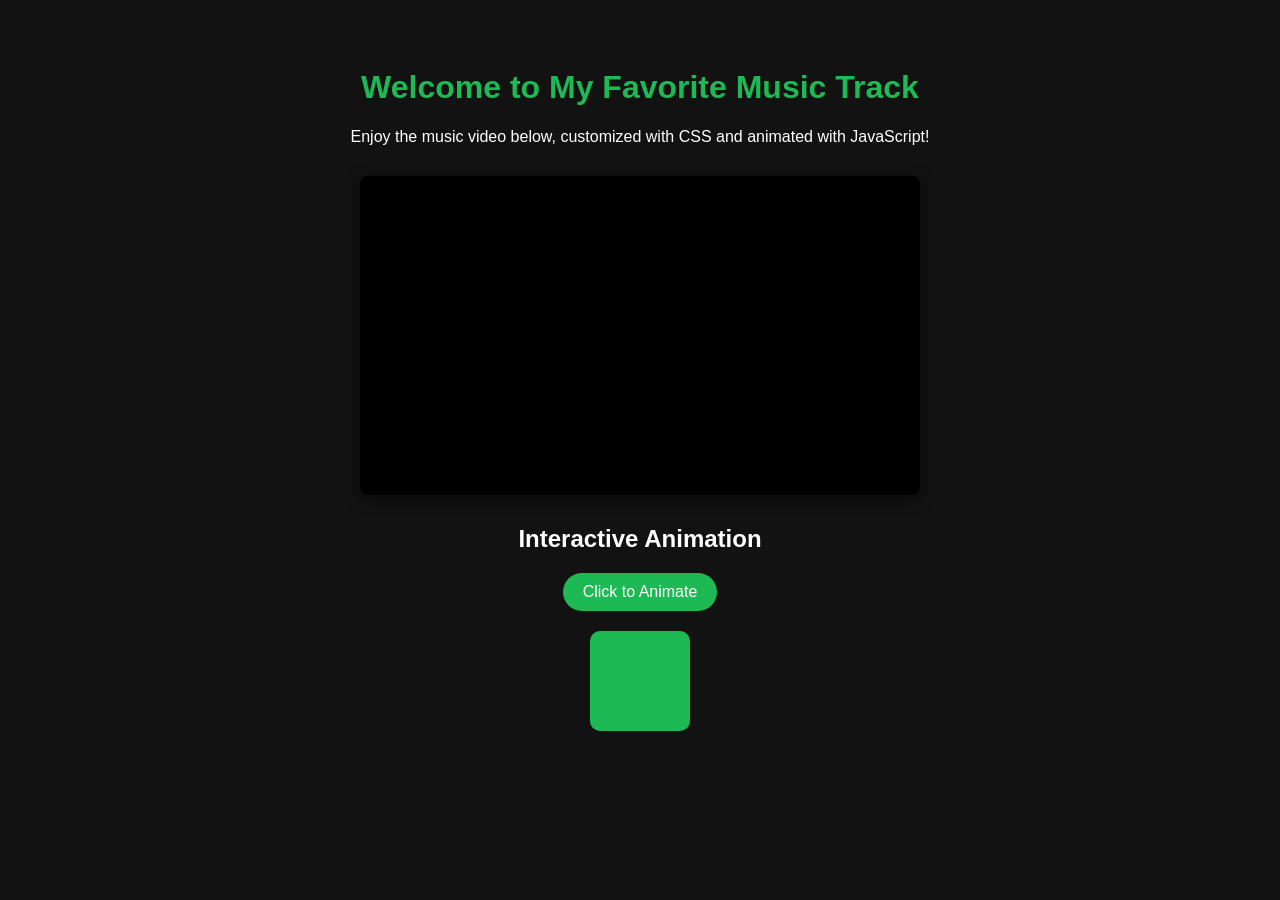
<file: MusicWebpage/index.html>
<!DOCTYPE html>
<html lang="en">
<head>
    <meta charset="UTF-8">
    <meta name="viewport" content="width=device-width, initial-scale=1.0">
    <title>My Favorite Music Video</title>
    <style>
        /* Part 1b: CSS Customization */
        body {
            background-color: #121212; /* Dark theme background */
            color: #ffffff;            /* White text */
            font-family: 'Segoe UI', Tahoma, Geneva, Verdana, sans-serif;
            text-align: center;
            padding: 40px;
        }

        h1 {
            color: #1db954; /* Music-themed green heading */
        }

        .video-container {
            margin: 30px auto;
            max-width: 560px;
            box-shadow: 0px 4px 15px rgba(0, 0, 0, 0.5);
            border-radius: 8px;
            overflow: hidden;
            background-color: #000;
        }

        /* Part 1c: JavaScript Animation Styling */
        #animatedBox {
            width: 100px;
            height: 100px;
            background-color: #1db954;
            margin: 20px auto;
            border-radius: 10px;
            position: relative; /* Required for moving left/right */
        }

        button {
            background-color: #1db954;
            color: white;
            border: none;
            padding: 10px 20px;
            font-size: 16px;
            border-radius: 20px;
            cursor: pointer;
            transition: background 0.3s;
        }

        button:hover {
            background-color: #1aa34a;
        }
    </style>
</head>
<body>

    <!-- Part 1a: Basic HTML & Embedded Music Video -->
    <h1>Welcome to My Favorite Music Track</h1>
    <p>Enjoy the music video below, customized with CSS and animated with JavaScript!</p>

    <div class="video-container">
        <!-- Part 1a: Corrected YouTube Embed Framework -->
        <iframe width="560" height="315" 
                src="https://youtube.com" 
                title="YouTube video player" 
                frameborder="0" 
                allow="accelerometer; autoplay; clipboard-write; encrypted-media; gyroscope; picture-in-picture; web-share" 
                allowfullscreen>
        </iframe>
    </div>

    <!-- Part 1c: JavaScript Animation Elements -->
    <h2>Interactive Animation</h2>
    <button onclick="startAnimation()">Click to Animate</button>
    <div id="animatedBox"></div>

    <script>
        // JavaScript Animation Function
        function startAnimation() {
            let box = document.getElementById("animatedBox");
            let position = 0;
            let direction = 1;
            
            // Clear any existing intervals to prevent acceleration bugs
            clearInterval(window.animInterval);

            window.animInterval = setInterval(frame, 5);

            function frame() {
                if (position >= 150) {
                    direction = -1; // Move backward
                } else if (position <= -150) {
                    direction = 1;  // Move forward
                }
                position += direction * 2;
                box.style.left = position + 'px';
            }
        }
    </script>

</body>
</html>
</file>
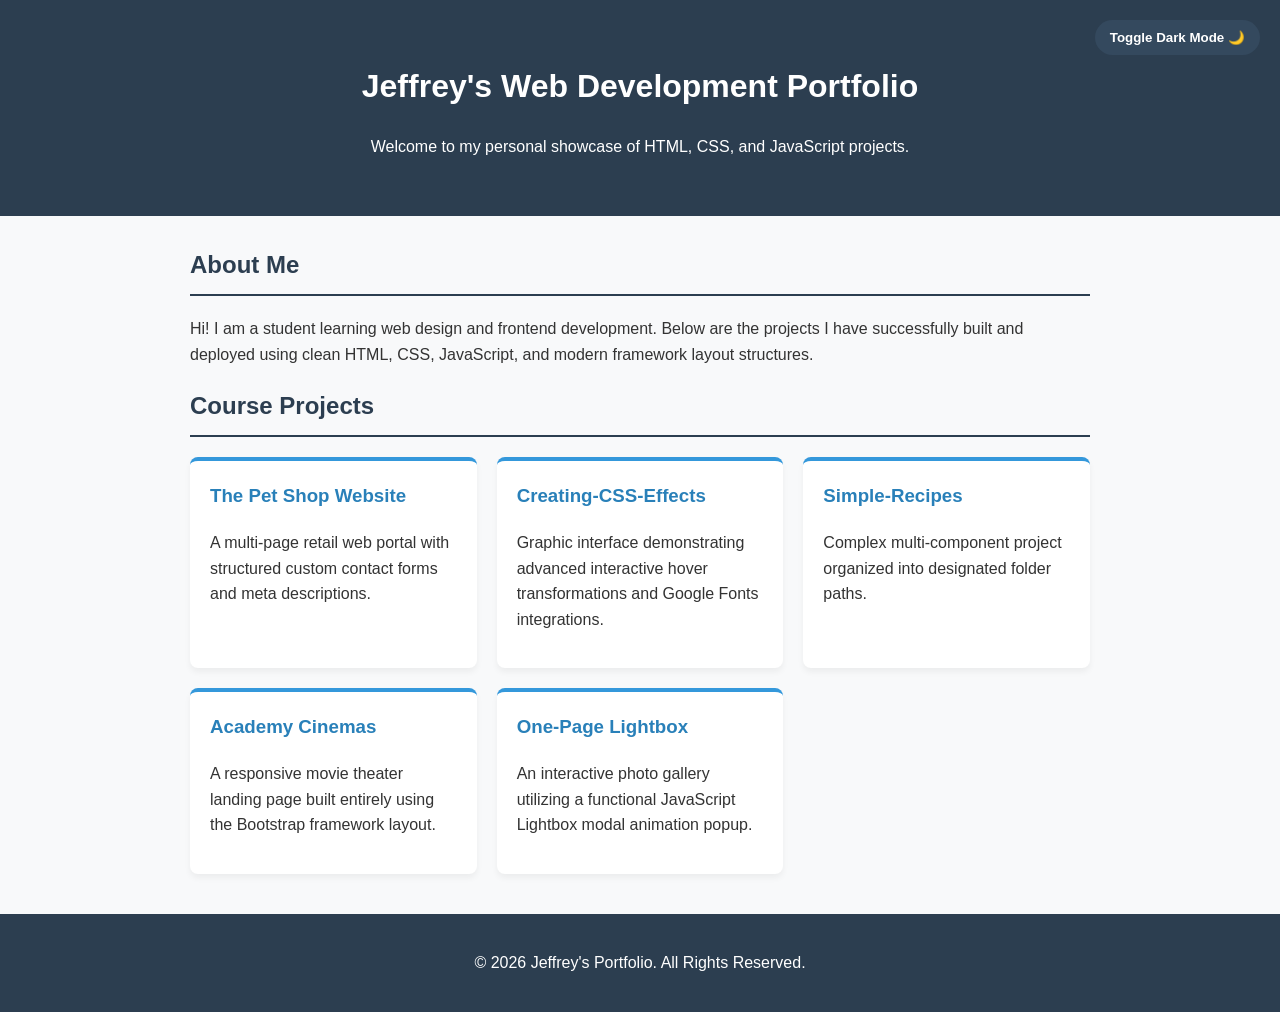
<file: Portfolio/index.html>
<!DOCTYPE html>
<html lang="en">
<head>
    <meta charset="UTF-8">
    <meta name="viewport" content="width=device-width, initial-scale=1.0">
    <title>My Web Development Portfolio</title>
    <link rel="stylesheet" href="style.css">
    <!-- Links your external JavaScript file -->
    <script src="script.js" defer></script>
</head>
<body>

    <header>
        <button id="theme-toggle" class="toggle-btn">Toggle Dark Mode 🌙</button>
        <h1>Jeffrey's Web Development Portfolio</h1>
        <p>Welcome to my personal showcase of HTML, CSS, and JavaScript projects.</p>
    </header>

    <main class="container">
        <section id="about">
            <h2>About Me</h2>
            <p>Hi! I am a student learning web design and frontend development. Below are the projects I have successfully built and deployed using clean HTML, CSS, JavaScript, and modern framework layout structures.</p>
        </section>

        <section id="projects">
            <h2>Course Projects</h2>
            <div class="project-grid">
                <div class="project-card">
                    <h3>The Pet Shop Website</h3>
                    <p>A multi-page retail web portal with structured custom contact forms and meta descriptions.</p>
                </div>
                <div class="project-card">
                    <h3>Creating-CSS-Effects</h3>
                    <p>Graphic interface demonstrating advanced interactive hover transformations and Google Fonts integrations.</p>
                </div>
                <div class="project-card">
                    <h3>Simple-Recipes</h3>
                    <p>Complex multi-component project organized into designated folder paths.</p>
                </div>
                <div class="project-card">
                    <h3>Academy Cinemas</h3>
                    <p>A responsive movie theater landing page built entirely using the Bootstrap framework layout.</p>
                </div>
                <div class="project-card">
                    <h3>One-Page Lightbox</h3>
                    <p>An interactive photo gallery utilizing a functional JavaScript Lightbox modal animation popup.</p>
                </div>
            </div>
        </section>
    </main>

    <footer>
        <p>&copy; 2026 Jeffrey's Portfolio. All Rights Reserved.</p>
    </footer>

</body>
</html>
</file>
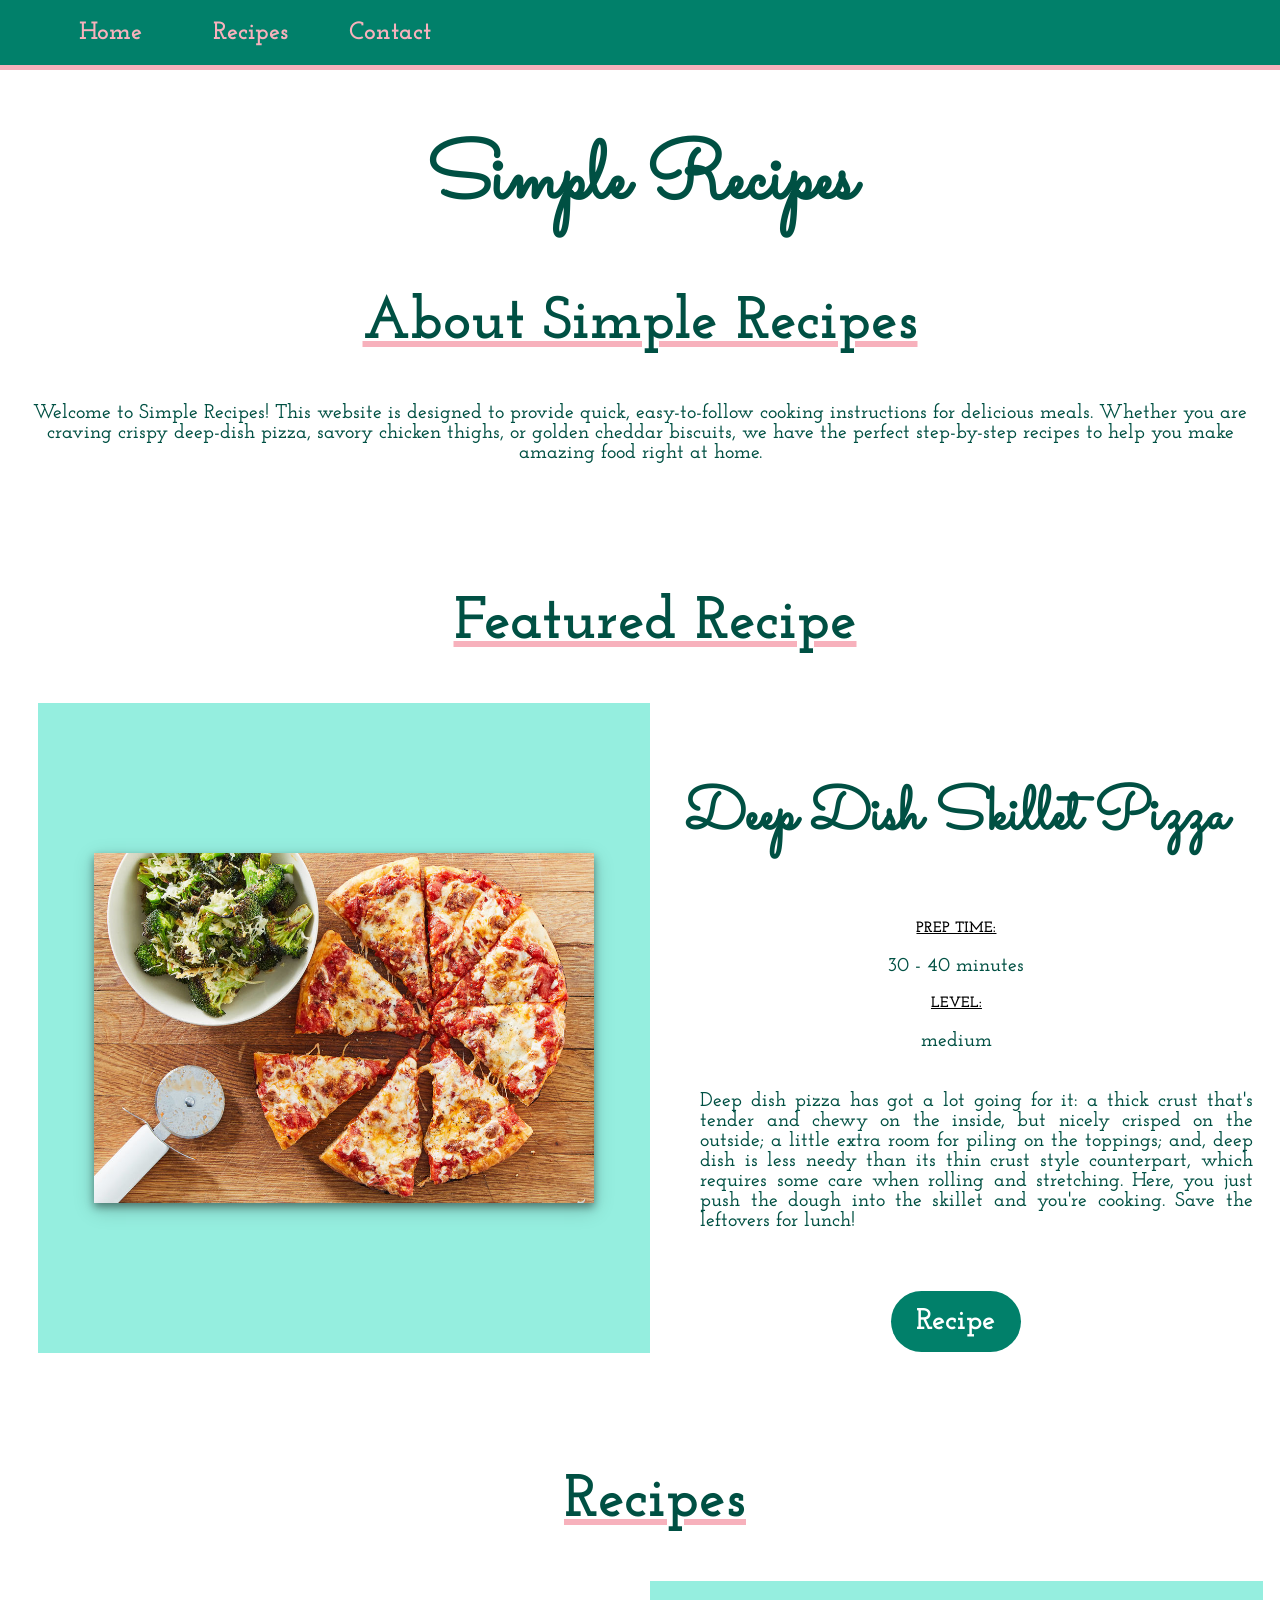
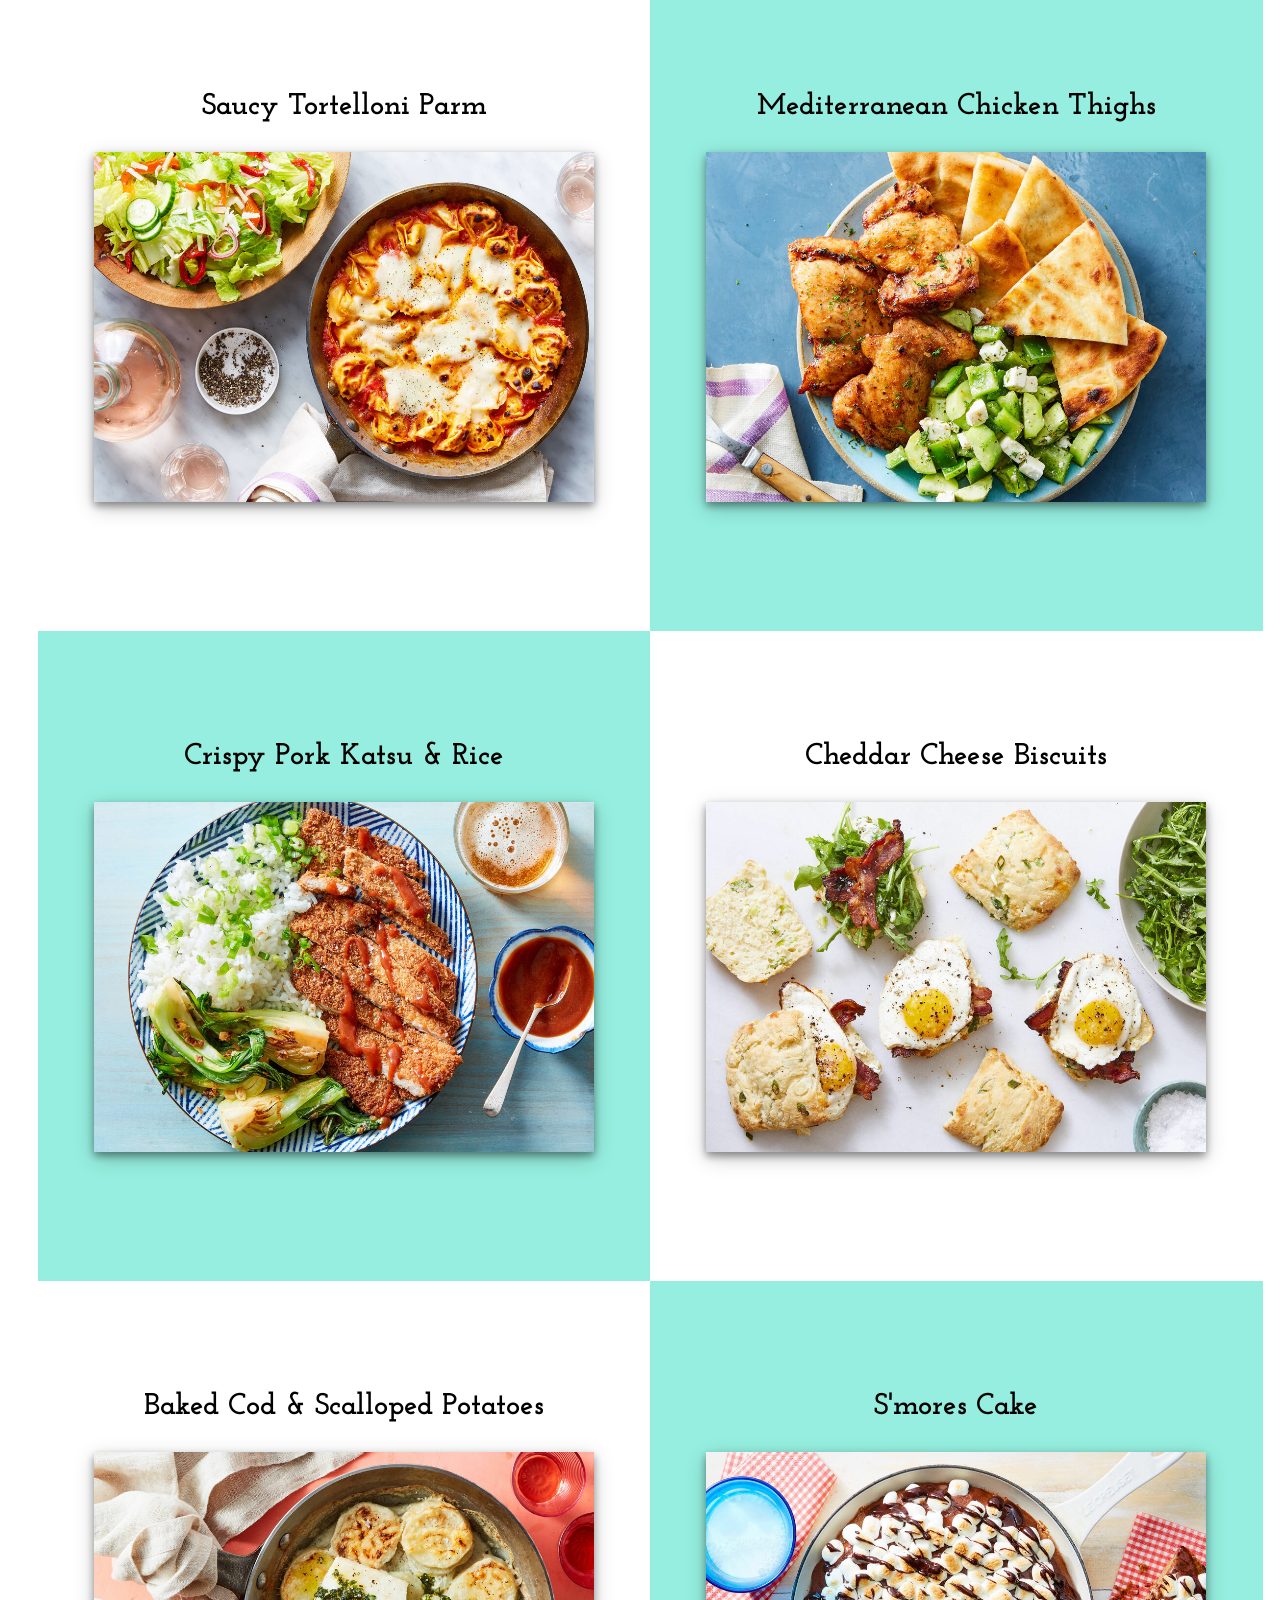
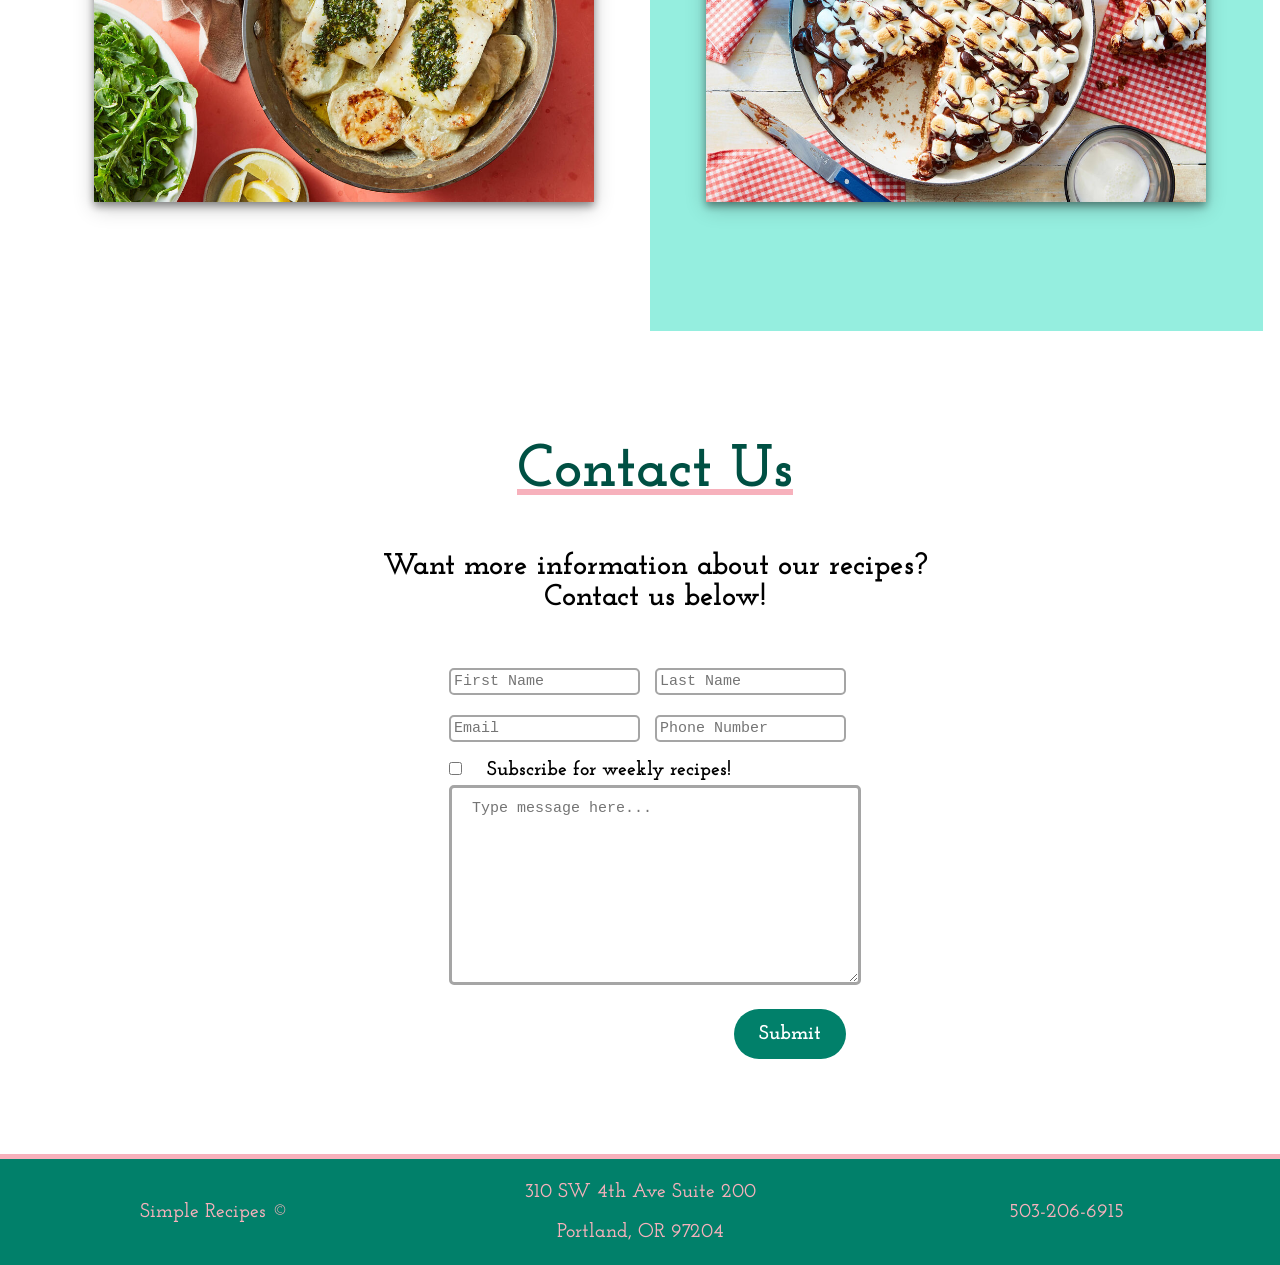
<file: Simple-Recipes-main/index.html>
<!DOCTYPE html>
<html>

<head>
    <title>Simple Recipes</title>
    <meta charset="UTF-8">
    <link href="css/style.css" rel="stylesheet">
</head>

<body>
    <!--NAVBAR-->
    <nav class="nav-bar">
        <ul>
            <li><a href="#">Home</a></li>
            <li class="drop"><a href="#recipes">Recipes</a>
                <div class="rollover-menu">
                    <a href="#featured">Featured Recipe</a>
                    <a href="#pasta">Pasta</a>
                    <a href="#chicken">Chicken</a>
                    <a href="#pork">Pork</a>
                    <a href="#biscuits">Biscuits</a>
                    <a href="#fish">Fish</a>
                    <a href="#dessert">Dessert</a>
                </div>
            </li>
            <li><a href="#contact">Contact</a></li>
        </ul>
    </nav>
    <!--HEADER-->
    <header>
        <h1>Simple Recipes</h1>

    </header>
    <!-- Instructor Requirement: About Section -->
    <section id="about">
        <h2>About Simple Recipes</h2>
        <p>Welcome to Simple Recipes! This website is designed to provide quick, easy-to-follow cooking instructions for delicious meals. Whether you are craving crispy deep-dish pizza, savory chicken thighs, or golden cheddar biscuits, we have the perfect step-by-step recipes to help you make amazing food right at home.</p>
    </section>
    <!--RECIPES-->
    <section>
        <!--FEATURED RECIPE-->
        <div class="container" id="featured">
            <h2>Featured Recipe</h2>
            <div class="column recipe-card-background">
                <div class="recipe-container">
                    <img src="images/skillet-pizza.jpeg">
                </div>
            </div>
            <div class="column">
                <h3 id="featured-header">Deep Dish Skillet Pizza</h3>
                <h4>Prep Time:</h4>
                <p>30 - 40 minutes</p>
                <h4>Level:</h4>
                <p>medium</p>
                <p id="featured-main-text">Deep dish pizza has got a lot going for it:
                    a thick crust that's tender and chewy on the inside,
                    but nicely crisped on the outside; a little extra room for piling
                    on the toppings; and, deep dish is less needy than its thin crust
                    style counterpart, which requires some care when rolling and stretching.
                    Here, you just push the dough into the skillet and you're cooking.
                    Save the leftovers for lunch!</p>
                <input id="featured-button" class="modal-button" type="button" value="Recipe" href="#recipeModalOne">
            </div>
        </div>
        <!--RECIPE CARDS-->
        <div class="container" id="recipes">
            <h2>Recipes</h2>
            <!--PASTA-->
            <div class="column" id="pasta">
                <div class="recipe-container">
                    <h3>Saucy Tortelloni Parm</h3>
                    <div class="flip">
                        <!--FRONT-->
                        <div class="flip-front">
                            <img src="images/tortelloni.jpeg">
                        </div>
                        <!--BACK-->
                        <div class="flip-back">
                            <div class="text-container">
                                <h4>Prep Time:</h4>
                                <p>20 - 30 minutes</p>
                                <h4>Level:</h4>
                                <p>easy</p>
                                <input class="modal-button" href="#recipeModalTwo" type="button" value="Recipe">
                            </div>
                        </div>
                    </div>
                </div>
            </div>
            <!--CHICKEN-->
            <div class="column recipe-card-background" id="chicken">
                <div class="recipe-container">
                    <h3>Mediterranean Chicken Thighs</h3>
                    <div class="flip">
                        <!--FRONT-->
                        <div class="flip-front">
                            <img src="images/chicken-thighs.jpeg">
                        </div>
                        <!--BACK-->
                        <div class="flip-back">
                            <div class="text-container">
                                <h4>Prep Time:</h4>
                                <p>20 - 30 minutes</p>
                                <h4>Level:</h4>
                                <p>easy</p>
                                <input class="modal-button" href="#recipeModalThree" type="button" value="Recipe">
                            </div>
                        </div>
                    </div>
                </div>
            </div>
            <!--PORK-->
            <div class="column recipe-card-background" id="pork">
                <div class="recipe-container">
                    <h3>Crispy Pork Katsu & Rice</h3>
                    <div class="flip">
                        <!--FRONT-->
                        <div class="flip-front">
                            <img src="images/pork-katsu.jpeg">
                        </div>
                        <!--BACK-->
                        <div class="flip-back">
                            <div class="text-container">
                                <h4>Prep Time:</h4>
                                <p>20 - 30 minutes</p>
                                <h4>Level:</h4>
                                <p>medium</p>
                                <input class="modal-button" href="#recipeModalFour" type="button" value="Recipe">
                            </div>
                        </div>
                    </div>
                </div>
            </div>
            <!--BISCUITS-->
            <div class="column" id="biscuits">
                <div class="recipe-container">
                    <h3>Cheddar Cheese Biscuits</h3>
                    <div class="flip">
                        <!--FRONT-->
                        <div class="flip-front">
                            <img src="images/cheddar-biscuits.jpeg">
                        </div>
                        <!--BACK-->
                        <div class="flip-back">
                            <div class="text-container">
                                <h4>Prep Time:</h4>
                                <p>40 - 50 minutes</p>
                                <h4>Level:</h4>
                                <p>medium</p>
                                <input class="modal-button" href="#recipeModalFive" type="button" value="Recipe">
                            </div>
                        </div>
                    </div>
                </div>
            </div>
            <!--FISH-->
            <div class="column" id="fish">
                <div class="recipe-container">
                    <h3>Baked Cod & Scalloped Potatoes</h3>
                    <div class="flip">
                        <!--FRONT-->
                        <div class="flip-front">
                            <img src="images/baked-cod.jpeg">
                        </div>
                        <!--BACK-->
                        <div class="flip-back">
                            <div class="text-container">
                                <h4>Prep Time:</h4>
                                <p>30 - 40 minutes</p>
                                <h4>Level:</h4>
                                <p>easy</p>
                                <input class="modal-button" href="#recipeModalSix" type="button" value="Recipe">
                            </div>
                        </div>
                    </div>
                </div>
            </div>
            <!--DESSERT-->
            <div class="column recipe-card-background" id="dessert">
                <div class="recipe-container">
                    <h3>S'mores Cake</h3>
                    <div class="flip">
                        <!--FRONT-->
                        <div class="flip-front">
                            <img src="images/smores.jpeg">
                        </div>
                        <!--BACK-->
                        <div class="flip-back">
                            <div class="text-container">
                                <h4>Prep Time:</h4>
                                <p>50 - 60 minutes</p>
                                <h4>Level:</h4>
                                <p>medium</p>
                                <input class="modal-button" href="#recipeModalSeven" type="button" value="Recipe">
                            </div>
                        </div>
                    </div>
                </div>
            </div>
        </div>
    </section>
    <!--RECIPE MODALS-->
    <!--RECIPE MODAL ONE-->
    <div id="recipeModalOne" class="recipe-modal">
        <!--MODAL CONTENT-->
        <div class="recipe-content">
            <span class="close-btn">&times;</span>
            <div class="modal-header">
                <h3>Deep Dish Skillet Pizza</h3>
            </div>
            <div class="modal-body">
                <div class="row">
                    <div class="rp-column-1">
                        <h4>Cook Time</h4>
                        <p>30-40 minutes</p>
                    </div>
                    <div class="rp-column-1">
                        <h4>Servings</h4>
                        <p>6</p>
                    </div>
                    <div class="rp-column-1">
                        <h4>Level</h4>
                        <p>medium</p>
                    </div>
                </div>
                <div class="row">
                    <div class="rp-column-1">
                        <h4>Ingredients</h4>
                        <ul class="recipe-list">
                            <li>Lorem Ipsum</li>
                            <li>Lorem Ipsum</li>
                            <li>Lorem Ipsum</li>
                            <li>Lorem Ipsum</li>
                            <li>Lorem Ipsum</li>
                        </ul>
                    </div>
                    <div class="rp-column-2">
                        <h4>Directions</h4>
                        <p class="recipe-directions">
                            Lorem ipsum dolor sit amet, consectetur adipiscing elit, sed do eiusmod tempor 
                            incididunt ut labore et dolore magna aliqua. Ut enim ad minim veniam, quis 
                            nostrud exercitation ullamco laboris nisi ut aliquip ex ea commodo consequat. 
                            Duis aute irure dolor in reprehenderit in voluptate velit esse cillum dolore 
                            eu fugiat nulla pariatur. Excepteur sint occaecat cupidatat non proident, sunt 
                            in culpa qui officia deserunt mollit anim id est laborum.
                        </p>
                    </div>
                </div>
            </div>
        </div>
    </div>
     <!--RECIPE MODAL TWO-->
     <div id="recipeModalTwo" class="recipe-modal">
        <!--MODAL CONTENT-->
        <div class="recipe-content">
            <span class="close-btn">&times;</span>
            <div class="modal-header">
                <h3>Saucy Tortelloni Parm</h3>
            </div>
            <div class="modal-body">
                <div class="row">
                    <div class="rp-column-1">
                        <h4>Cook Time</h4>
                        <p>20-30 minutes</p>
                    </div>
                    <div class="rp-column-1">
                        <h4>Servings</h4>
                        <p>2</p>
                    </div>
                    <div class="rp-column-1">
                        <h4>Level</h4>
                        <p>easy</p>
                    </div>
                </div>
                <div class="row">
                    <div class="rp-column-1">
                        <h4>Ingredients</h4>
                        <ul class="recipe-list">
                            <li>Lorem Ipsum</li>
                            <li>Lorem Ipsum</li>
                            <li>Lorem Ipsum</li>
                            <li>Lorem Ipsum</li>
                            <li>Lorem Ipsum</li>
                        </ul>
                    </div>
                    <div class="rp-column-2">
                        <h4>Directions</h4>
                        <p class="recipe-directions">
                            Lorem ipsum dolor sit amet, consectetur adipiscing elit, sed do eiusmod tempor 
                            incididunt ut labore et dolore magna aliqua. Ut enim ad minim veniam, quis 
                            nostrud exercitation ullamco laboris nisi ut aliquip ex ea commodo consequat. 
                            Duis aute irure dolor in reprehenderit in voluptate velit esse cillum dolore 
                            eu fugiat nulla pariatur. Excepteur sint occaecat cupidatat non proident, sunt 
                            in culpa qui officia deserunt mollit anim id est laborum.
                        </p>
                    </div>
                </div>
            </div>
        </div>
    </div>
     <!--RECIPE MODAL THREE-->
     <div id="recipeModalThree" class="recipe-modal">
        <!--MODAL CONTENT-->
        <div class="recipe-content">
            <span class="close-btn">&times;</span>
            <div class="modal-header">
                <h3>Mediterranean Chicken Thighs</h3>
            </div>
            <div class="modal-body">
                <div class="row">
                    <div class="rp-column-1">
                        <h4>Cook Time</h4>
                        <p>20-30 minutes</p>
                    </div>
                    <div class="rp-column-1">
                        <h4>Servings</h4>
                        <p>4</p>
                    </div>
                    <div class="rp-column-1">
                        <h4>Level</h4>
                        <p>easy</p>
                    </div>
                </div>
                <div class="row">
                    <div class="rp-column-1">
                        <h4>Ingredients</h4>
                        <ul class="recipe-list">
                            <li>Lorem Ipsum</li>
                            <li>Lorem Ipsum</li>
                            <li>Lorem Ipsum</li>
                            <li>Lorem Ipsum</li>
                            <li>Lorem Ipsum</li>
                        </ul>
                    </div>
                    <div class="rp-column-2">
                        <h4>Directions</h4>
                        <p class="recipe-directions">
                            Lorem ipsum dolor sit amet, consectetur adipiscing elit, sed do eiusmod tempor 
                            incididunt ut labore et dolore magna aliqua. Ut enim ad minim veniam, quis 
                            nostrud exercitation ullamco laboris nisi ut aliquip ex ea commodo consequat. 
                            Duis aute irure dolor in reprehenderit in voluptate velit esse cillum dolore 
                            eu fugiat nulla pariatur. Excepteur sint occaecat cupidatat non proident, sunt 
                            in culpa qui officia deserunt mollit anim id est laborum.
                        </p>
                    </div>
                </div>
            </div>
        </div>
    </div>
     <!--RECIPE MODAL FOUR-->
     <div id="recipeModalFour" class="recipe-modal">
        <!--MODAL CONTENT-->
        <div class="recipe-content">
            <span class="close-btn">&times;</span>
            <div class="modal-header">
                <h3>Crispy Pork Katsu & Rice</h3>
            </div>
            <div class="modal-body">
                <div class="row">
                    <div class="rp-column-1">
                        <h4>Cook Time</h4>
                        <p>20-30 minutes</p>
                    </div>
                    <div class="rp-column-1">
                        <h4>Servings</h4>
                        <p>4</p>
                    </div>
                    <div class="rp-column-1">
                        <h4>Level</h4>
                        <p>medium</p>
                    </div>
                </div>
                <div class="row">
                    <div class="rp-column-1">
                        <h4>Ingredients</h4>
                        <ul class="recipe-list">
                            <li>Lorem Ipsum</li>
                            <li>Lorem Ipsum</li>
                            <li>Lorem Ipsum</li>
                            <li>Lorem Ipsum</li>
                            <li>Lorem Ipsum</li>
                        </ul>
                    </div>
                    <div class="rp-column-2">
                        <h4>Directions</h4>
                        <p class="recipe-directions">
                            Lorem ipsum dolor sit amet, consectetur adipiscing elit, sed do eiusmod tempor 
                            incididunt ut labore et dolore magna aliqua. Ut enim ad minim veniam, quis 
                            nostrud exercitation ullamco laboris nisi ut aliquip ex ea commodo consequat. 
                            Duis aute irure dolor in reprehenderit in voluptate velit esse cillum dolore 
                            eu fugiat nulla pariatur. Excepteur sint occaecat cupidatat non proident, sunt 
                            in culpa qui officia deserunt mollit anim id est laborum.
                        </p>
                    </div>
                </div>
            </div>
        </div>
    </div>
     <!--RECIPE MODAL FIVE-->
     <div id="recipeModalFive" class="recipe-modal">
        <!--MODAL CONTENT-->
        <div class="recipe-content">
            <span class="close-btn">&times;</span>
            <div class="modal-header">
                <h3>Cheddar Cheese Biscuits</h3>
            </div>
            <div class="modal-body">
                <div class="row">
                    <div class="rp-column-1">
                        <h4>Cook Time</h4>
                        <p>40-50 minutes</p>
                    </div>
                    <div class="rp-column-1">
                        <h4>Servings</h4>
                        <p>4</p>
                    </div>
                    <div class="rp-column-1">
                        <h4>Level</h4>
                        <p>medium</p>
                    </div>
                </div>
                <div class="row">
                    <div class="rp-column-1">
                        <h4>Ingredients</h4>
                        <ul class="recipe-list">
                            <li>Lorem Ipsum</li>
                            <li>Lorem Ipsum</li>
                            <li>Lorem Ipsum</li>
                            <li>Lorem Ipsum</li>
                            <li>Lorem Ipsum</li>
                        </ul>
                    </div>
                    <div class="rp-column-2">
                        <h4>Directions</h4>
                        <p class="recipe-directions">
                            Lorem ipsum dolor sit amet, consectetur adipiscing elit, sed do eiusmod tempor 
                            incididunt ut labore et dolore magna aliqua. Ut enim ad minim veniam, quis 
                            nostrud exercitation ullamco laboris nisi ut aliquip ex ea commodo consequat. 
                            Duis aute irure dolor in reprehenderit in voluptate velit esse cillum dolore 
                            eu fugiat nulla pariatur. Excepteur sint occaecat cupidatat non proident, sunt 
                            in culpa qui officia deserunt mollit anim id est laborum.
                        </p>
                    </div>
                </div>
            </div>
        </div>
    </div>
     <!--RECIPE MODAL SIX-->
     <div id="recipeModalSix" class="recipe-modal">
        <!--MODAL CONTENT-->
        <div class="recipe-content">
            <span class="close-btn">&times;</span>
            <div class="modal-header">
                <h3>Baked Cod & Scalloped Potatoes</h3>
            </div>
            <div class="modal-body">
                <div class="row">
                    <div class="rp-column-1">
                        <h4>Cook Time</h4>
                        <p>30-40 minutes</p>
                    </div>
                    <div class="rp-column-1">
                        <h4>Servings</h4>
                        <p>4</p>
                    </div>
                    <div class="rp-column-1">
                        <h4>Level</h4>
                        <p>easy</p>
                    </div>
                </div>
                <div class="row">
                    <div class="rp-column-1">
                        <h4>Ingredients</h4>
                        <ul class="recipe-list">
                            <li>Lorem Ipsum</li>
                            <li>Lorem Ipsum</li>
                            <li>Lorem Ipsum</li>
                            <li>Lorem Ipsum</li>
                            <li>Lorem Ipsum</li>
                        </ul>
                    </div>
                    <div class="rp-column-2">
                        <h4>Directions</h4>
                        <p class="recipe-directions">
                            Lorem ipsum dolor sit amet, consectetur adipiscing elit, sed do eiusmod tempor 
                            incididunt ut labore et dolore magna aliqua. Ut enim ad minim veniam, quis 
                            nostrud exercitation ullamco laboris nisi ut aliquip ex ea commodo consequat. 
                            Duis aute irure dolor in reprehenderit in voluptate velit esse cillum dolore 
                            eu fugiat nulla pariatur. Excepteur sint occaecat cupidatat non proident, sunt 
                            in culpa qui officia deserunt mollit anim id est laborum.
                        </p>
                    </div>
                </div>
            </div>
        </div>
    </div>
     <!--RECIPE MODAL SEVEN-->
     <div id="recipeModalSeven" class="recipe-modal">
        <!--MODAL CONTENT-->
        <div class="recipe-content">
            <span class="close-btn">&times;</span>
            <div class="modal-header">
                <h3>S'mores Cake</h3>
            </div>
            <div class="modal-body">
                <div class="row">
                    <div class="rp-column-1">
                        <h4>Cook Time</h4>
                        <p>50-60 minutes</p>
                    </div>
                    <div class="rp-column-1">
                        <h4>Servings</h4>
                        <p>4</p>
                    </div>
                    <div class="rp-column-1">
                        <h4>Level</h4>
                        <p>medium</p>
                    </div>
                </div>
                <div class="row">
                    <div class="rp-column-1">
                        <h4>Ingredients</h4>
                        <ul class="recipe-list">
                            <li>Lorem Ipsum</li>
                            <li>Lorem Ipsum</li>
                            <li>Lorem Ipsum</li>
                            <li>Lorem Ipsum</li>
                            <li>Lorem Ipsum</li>
                        </ul>
                    </div>
                    <div class="rp-column-2">
                        <h4>Directions</h4>
                        <p class="recipe-directions">
                            Lorem ipsum dolor sit amet, consectetur adipiscing elit, sed do eiusmod tempor 
                            incididunt ut labore et dolore magna aliqua. Ut enim ad minim veniam, quis 
                            nostrud exercitation ullamco laboris nisi ut aliquip ex ea commodo consequat. 
                            Duis aute irure dolor in reprehenderit in voluptate velit esse cillum dolore 
                            eu fugiat nulla pariatur. Excepteur sint occaecat cupidatat non proident, sunt 
                            in culpa qui officia deserunt mollit anim id est laborum.
                        </p>
                    </div>
                </div>
            </div>
        </div>
    </div>
    <!--CONTACT FORM-->
    <section>
        <div class="container" id="contact">
            <h2>Contact Us</h2>
            <h3>Want more information about our recipes?
                <br>
                Contact us below!
            </h3>
            <div id="validateMsg"></div>
            <form id="contactForm">
                <input id="firstName" type="text" placeholder="First Name">
                <input id="lastName" type="text" placeholder="Last Name">
                <br>
                <input id="email" type="email" placeholder="Email">
                <input id="phone" type="tel" placeholder="Phone Number">
                <br>
                <input type="checkbox" id="subscription">
                <label for="subscription">Subscribe for weekly recipes!</label>
                <br>
                <textarea id="message" placeholder="Type message here..."></textarea>
                <br>
                <input type="submit" value="Submit">
            </form>
        </div>
    </section>
    <!--FOOTER-->
    <footer>
        <table>
            <tr>
                <td>
                    <p>Simple Recipes &copy;</p>
                </td>
                <td>
                    <p>310 SW 4th Ave Suite 200</p>
                    <p>Portland, OR 97204</p>
                </td>
                <td>
                    <p>503-206-6915</p>
                </td>
            </tr>
        </table>
    </footer>
    <script src="javascript/javascript.js"></script>
</body>

</html>
</file>
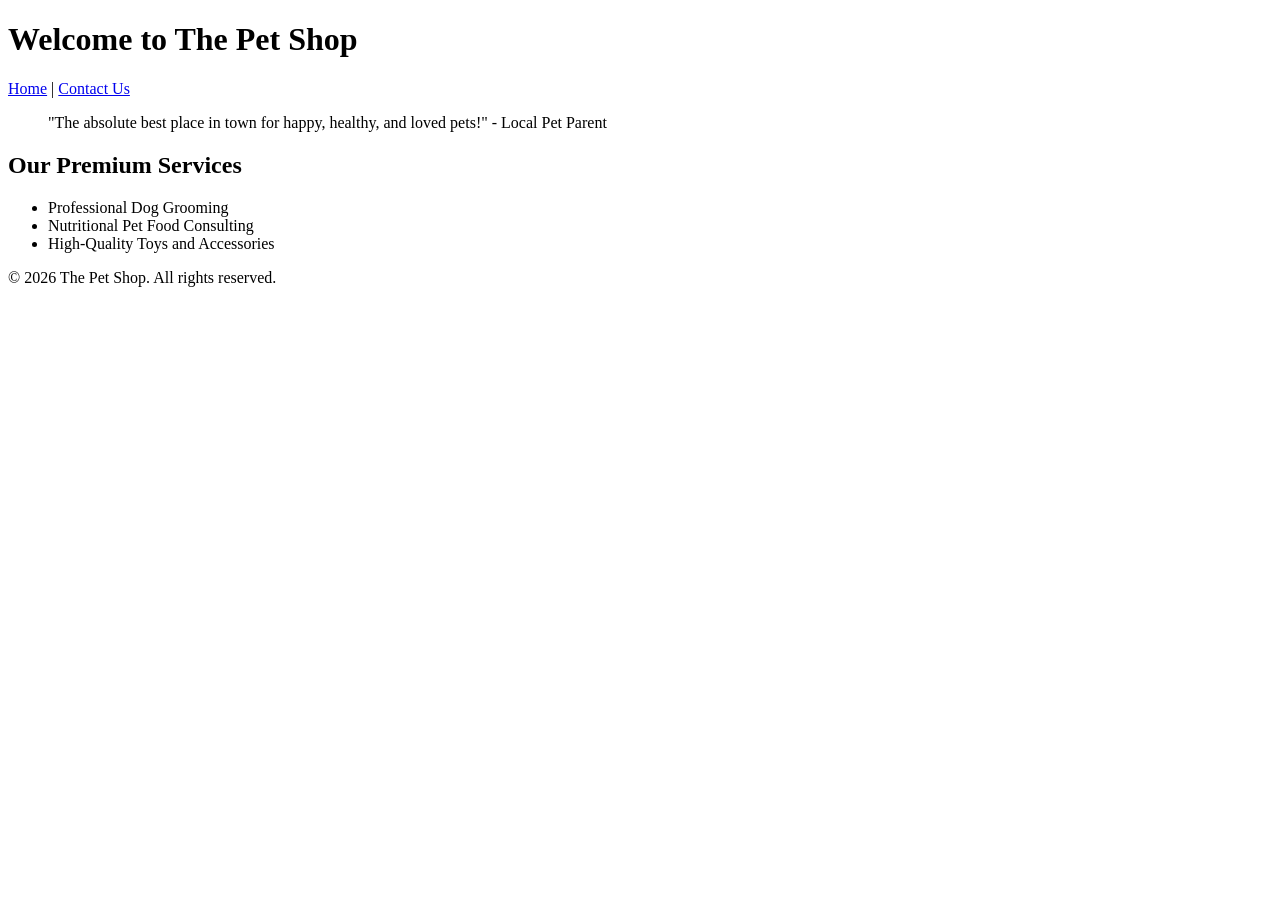
<file: The-Pet-Shop-Website/index.html>
<!DOCTYPE html>
<html lang="en">
<head>
    <meta charset="UTF-8">
    <meta name="viewport" content="width=device-width, initial-scale=1.0">
    <!-- Meta Description (Requirement #1) -->
    <meta name="description" content="Welcome to the Pet Shop! We offer premium pet supplies, healthy food, and professional grooming services for your furry friends.">
    <title>The Pet Shop - Home</title>
</head>
<body>

    <header>
        <h1>Welcome to The Pet Shop</h1>
        <nav>
            <a href="index.html">Home</a> | 
            <a href="contact.html">Contact Us</a>
        </nav>
    </header>

    <!-- Blockquote Tag Under Header (Requirement #2) -->
    <blockquote>
        "The absolute best place in town for happy, healthy, and loved pets!" - Local Pet Parent
    </blockquote>

    <main>
        <section>
            <h2>Our Premium Services</h2>
            <ul>
                <li>Professional Dog Grooming</li>
                <li>Nutritional Pet Food Consulting</li>
                <li>High-Quality Toys and Accessories</li>
            </ul>
        </section>
    </main>

    <footer>
        <p>&copy; 2026 The Pet Shop. All rights reserved.</p>
    </footer>

</body>
</html>
</file>
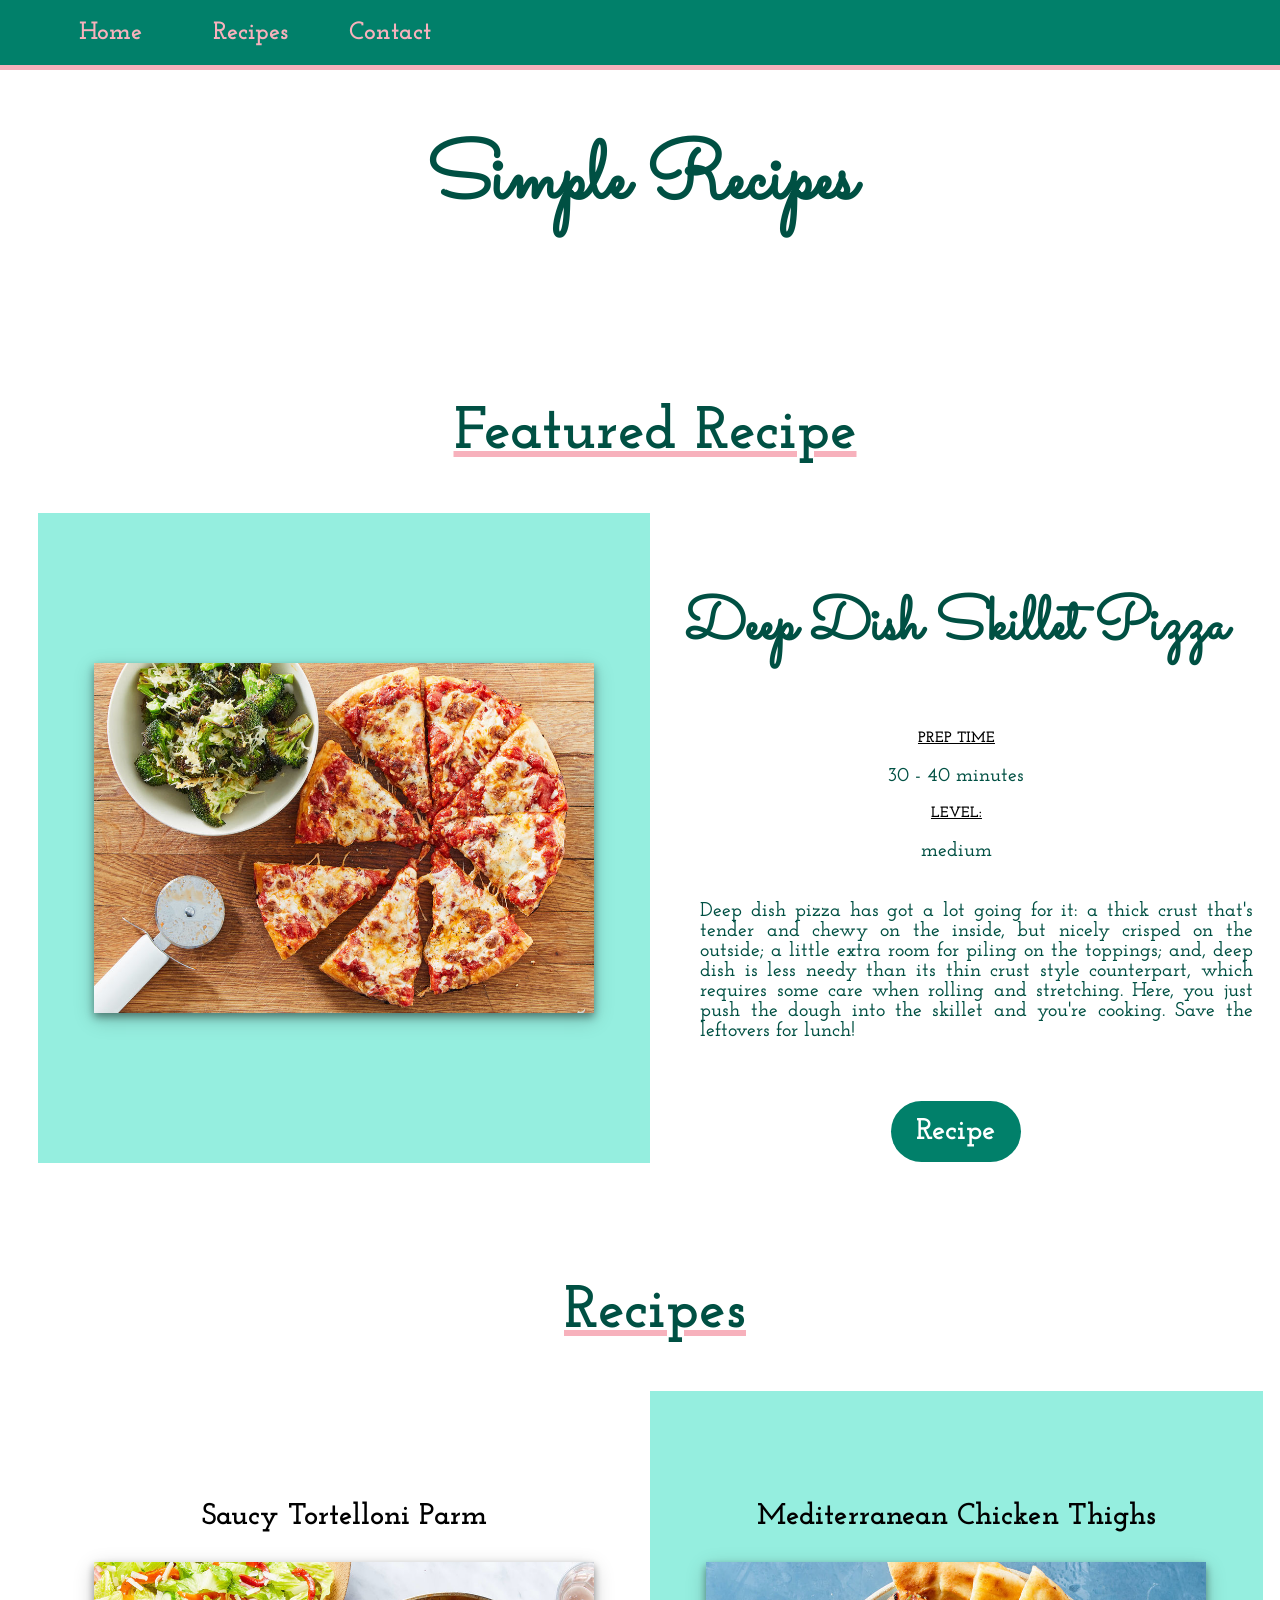
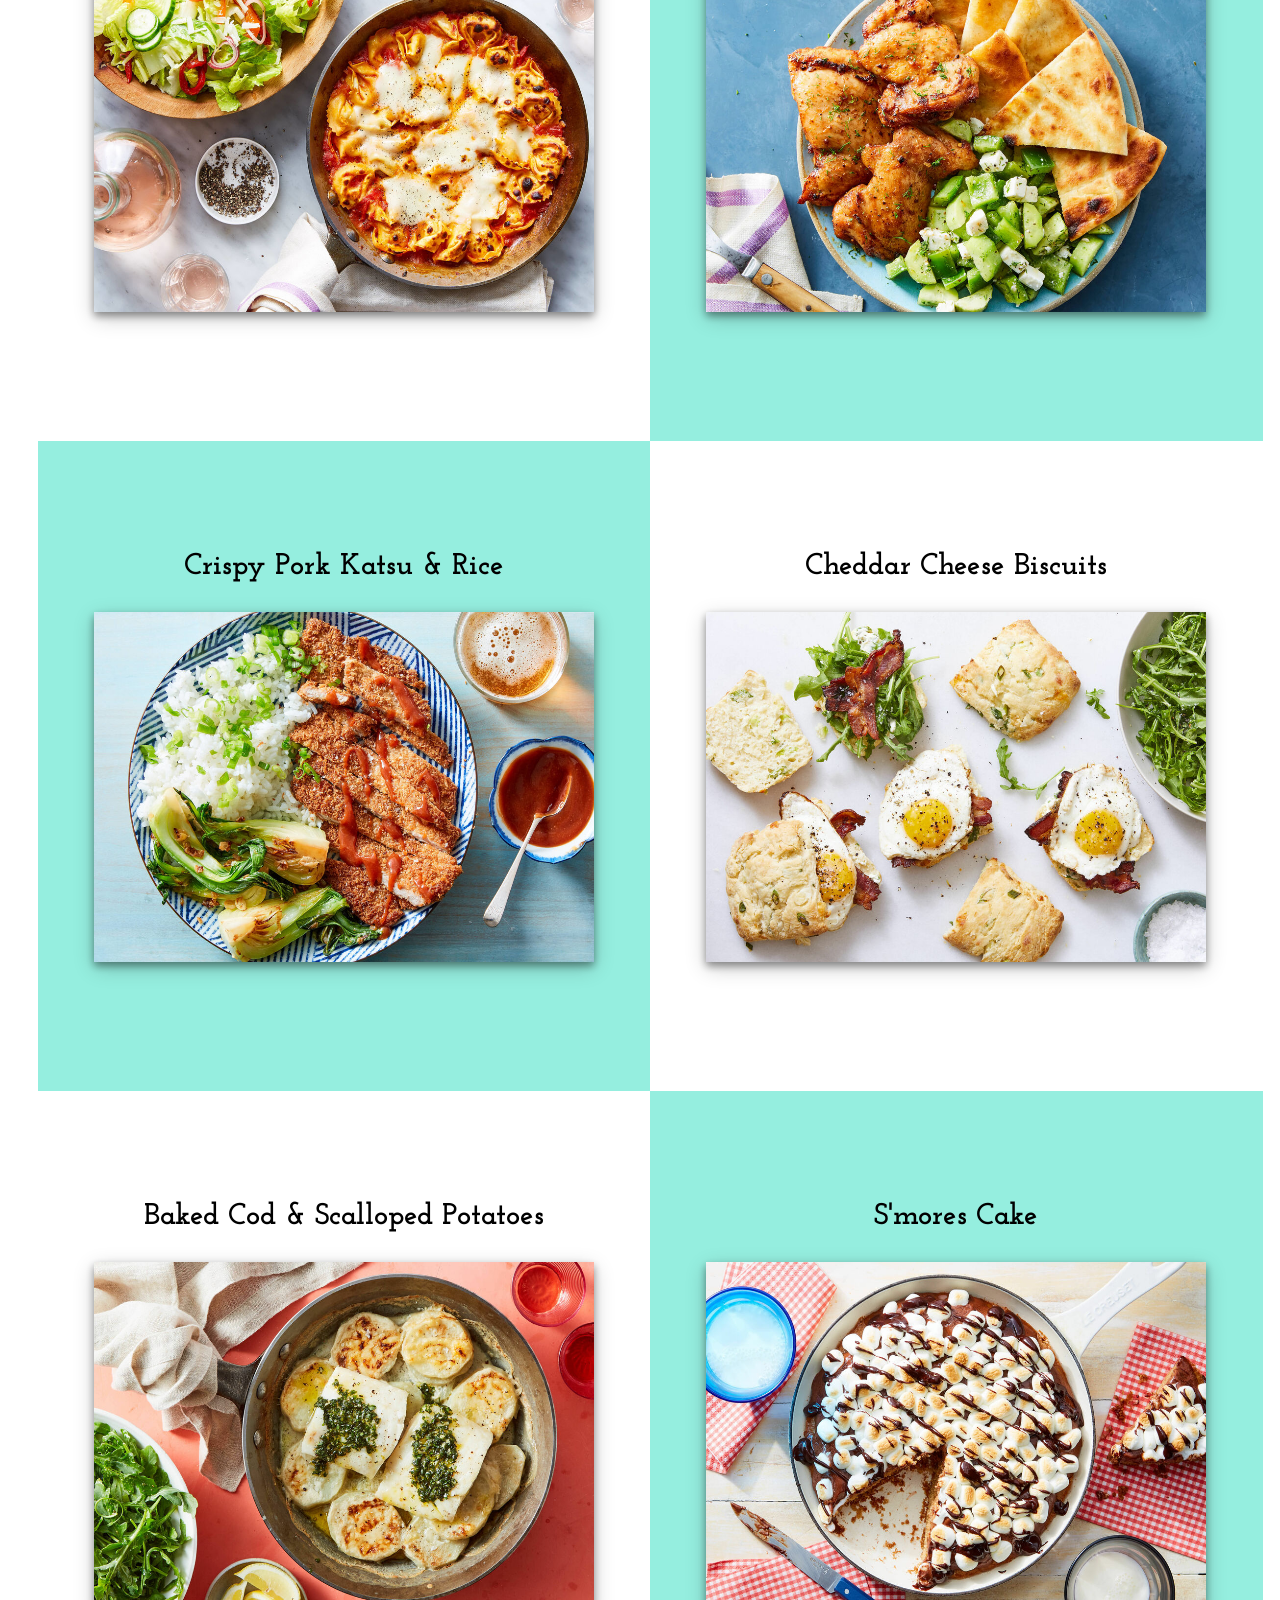
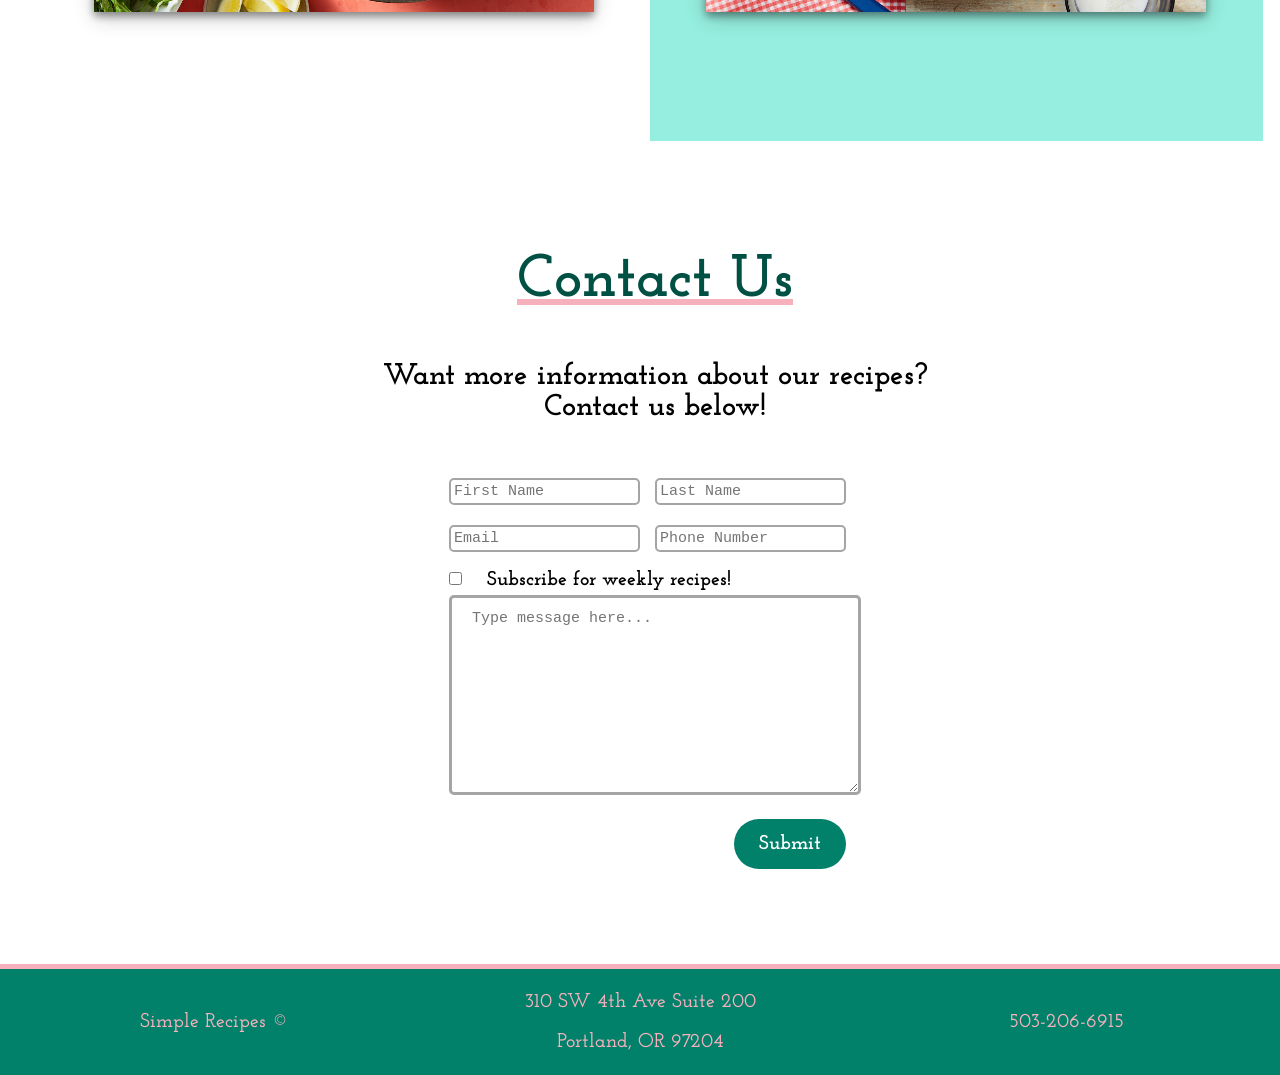
<file: Simple-Recipes-main/Adding JS to an HTML and CSS Website/index.html>
<!DOCTYPE html>
<html>

<head>
    <title>Simple Recipes</title>
    <meta charset="UTF-8">
    <link rel="stylesheet" href="css/style.css">
</head>

<body>
    <!--NAVBAR-->
    <nav class="nav-bar">
        <ul>
            <li><a href="#">Home</a></li>
            <li class="drop"><a href="#recipes">Recipes</a>
                <div class="rollover-menu">
                    <a href="#featured">Featured Recipe</a>
                    <a href="#pasta">Pasta</a>
                    <a href="#chicken">Chicken</a>
                    <a href="#pork">Pork</a>
                    <a href="#biscuits">Biscuits</a>
                    <a href="#fish">Fish</a>
                    <a href="#dessert">Dessert</a>
                </div>
            </li>
            <li><a href="#contact">Contact</a></li>
        </ul>
    </nav>
    <!--HEADER-->
    <header>
        <h1>Simple Recipes</h1>
    </header>
    <!--RECIPES-->
    <section>
        <!--FEATURED RECIPE-->
        <div class="container" id="featured">
            <h2>Featured Recipe</h2>
            <div class="column recipe-card-background">
                <div class="recipe-container">
                    <img src="images/skillet-pizza.jpeg">
                </div>
            </div>
            <div class="column">
                <h3 id="featured-header">Deep Dish Skillet Pizza</h3>
                <h4>Prep Time</h4>
                <p>30 - 40 minutes</p>
                <h4>Level:</h4>
                <p>medium</p>
                <p id="featured-main-text">Deep dish pizza has got a lot going for it:
                    a thick crust that's tender and chewy on the inside,
                    but nicely crisped on the outside; a little extra room for piling
                    on the toppings; and, deep dish is less needy than its thin crust
                    style counterpart, which requires some care when rolling and stretching.
                    Here, you just push the dough into the skillet and you're cooking.
                    Save the leftovers for lunch!</p>
                <input type="button" value="Recipe" id="featured-button" class="modal-button" href="#recipeModalOne">
            </div>
        </div>
        <!--RECIPE CARDS-->
        <div class="container" id="recipes">
            <h2>Recipes</h2>
            <!--PASTA-->
            <div class="column" id="pasta">
                <div class="recipe-container">
                    <h3>Saucy Tortelloni Parm </h3>
                    <div class="flip">
                        <!--FRONT-->
                        <div class="flip-front">
                            <img src="images/tortelloni.jpeg">
                        </div>
                        <!--BACK-->
                        <div class="flip-back">
                            <div class="text-container">
                                <h4>Prep Time:</h4>
                                <p>20 - 30 minutes</p>
                                <h4>Level:</h4>
                                <p>easy</p>
                                <input type="button" value="Recipe" class="modal-button" href="#recipeModalTwo">
                            </div>
                        </div>
                    </div>
                </div>
            </div>
            <!--CHICKEN-->
            <div class="column recipe-card-background" id="chicken">
                <div class="recipe-container">
                    <h3>Mediterranean Chicken Thighs</h3>
                    <div class="flip">
                        <!--FRONT-->
                        <div class="flip-front">
                            <img src="images/chicken-thighs.jpeg">
                        </div>
                        <!--BACK-->
                        <div class="flip-back">
                            <div class="text-container">
                                <h4>Prep Time:</h4>
                                <p>20 - 30 minutes</p>
                                <h4>Level:</h4>
                                <p>easy</p>
                                <input type="button" value="Recipe" class="modal-button" href="#recipeModalThree">
                            </div>
                        </div>
                    </div>
                </div>
            </div>
            <!--PORK-->
            <div class="column recipe-card-background" id="pork">
                <div class="recipe-container">
                    <h3>Crispy Pork Katsu & Rice</h3>
                    <div class="flip">
                        <!--FRONT-->
                        <div class="flip-front">
                            <img src="images/pork-katsu.jpeg">
                        </div>
                        <!--BACK-->
                        <div class="flip-back">
                            <div class="text-container">
                                <h4>Prep Time:</h4>
                                <p>20 - 30 minutes</p>
                                <h4>Level:</h4>
                                <p>medium</p>
                                <input type="button" value="Recipe" class="modal-button" href="#recipeModalFour">
                            </div>
                        </div>
                    </div>
                </div>
            </div>
            <!--BISCUITS-->
            <div class="column" id="biscuits">
                <div class="recipe-container">
                    <h3>Cheddar Cheese Biscuits</h3>
                    <div class="flip">
                        <!--FRONT-->
                        <div class="flip-front">
                            <img src="images/cheddar-biscuits.jpeg">
                        </div>
                        <!--BACK-->
                        <div class="flip-back">
                            <div class="text-container">
                                <h4>Prep Time:</h4>
                                <p>40 - 50 minutes</p>
                                <h4>Level:</h4>
                                <p>medium</p>
                                <input type="button" value="Recipe" class="modal-button" href="#recipeModalFive">
                            </div>
                        </div>
                    </div>
                </div>
            </div>
            <!--FISH-->
            <div class="column" id="fish">
                <div class="recipe-container">
                    <h3>Baked Cod & Scalloped Potatoes</h3>
                    <div class="flip">
                        <!--FRONT-->
                        <div class="flip-front">
                            <img src="images/baked-cod.jpeg">
                        </div>
                        <!--BACK-->
                        <div class="flip-back">
                            <div class="text-container">
                                <h4>Prep Time:</h4>
                                <p>30 - 40 minutes</p>
                                <h4>Level:</h4>
                                <p>easy</p>
                                <input type="button" value="Recipe" class="modal-button" href="#recipeModalSix">
                            </div>
                        </div>
                    </div>
                </div>
            </div>
            <!--DESSERT-->
            <div class="column recipe-card-background" id="dessert">
                <div class="recipe-container">
                    <h3>S'mores Cake</h3>
                    <div class="flip">
                        <!--FRONT-->
                        <div class="flip-front">
                            <img src="images/smores.jpeg">
                        </div>
                        <!--BACK-->
                        <div class="flip-back">
                            <div class="text-container">
                                <h4>Prep Time:</h4>
                                <p>50-60 minutes</p>
                                <h4>Level:</h4>
                                <p>medium</p>
                                <input type="button" value="Recipe" class="modal-button" href="#recipeModalSeven">
                            </div>
                        </div>
                    </div>
                </div>
            </div>
        </div>
    </section>
    <!--RECIPE MODALS-->
    <!-- RECIPE MODAL ONE -->
    <div id="recipeModalOne" class="recipe-modal">
        <!-- Modal content -->
        <div class="recipe-content">
            <span class="close-btn">&times;</span>
            <div class="modal-header">
                <h3>Deep Dish Skillet Pizza</h3>
            </div>
            <div class="modal-body">
                <div class="row">
                    <div class="rp-column-1">
                        <h4>Cook Time</h4>
                        <p>30-40 minutes</p>
                    </div>
                    <div class="rp-column-1">
                        <h4>Servings</h4>
                        <p>6</p>
                    </div>
                    <div class="rp-column-1">
                        <h4>Level</h4>
                        <p>medium</p>
                    </div>
                </div>
                <div class="row">
                    <div class="rp-column-1">
                        <h4>Ingredients</h4>
                        <ul class="recipe-list">
                            <li>Lorem Ipsum</li>
                            <li>Lorem Ipsum</li>
                            <li>Lorem Ipsum</li>
                            <li>Lorem Ipsum</li>
                            <li>Lorem Ipsum</li>
                        </ul>
                    </div>
                    <div class="rp-column-2">
                        <h4>Directions</h4>
                        <p class="recipe-directions">
                            Lorem ipsum dolor sit amet, consectetur adipiscing elit,
                            sed do eiusmod tempor incididunt ut labore et dolore magna aliqua.
                            Ut enim ad minim veniam, quis nostrud exercitation ullamco laboris
                            nisi ut aliquip ex ea commodo consequat.Duis aute irure dolor in
                            reprehenderit in voluptate velit esse cillum dolore eu fugiat nulla
                            pariatur. Excepteur sint occaecat cupidatat non proident,
                            sunt in culpa qui officia deserunt mollit anim id est laborum.
                        </p>
                    </div>
                </div>
            </div>
        </div>
    </div>
    <!-- RECIPE MODAL TWO -->
    <div id="recipeModalTwo" class="recipe-modal">
        <!-- Modal content -->
        <div class="recipe-content">
            <span class="close-btn">&times;</span>
            <div class="modal-header">
                <h3>Saucy Tortelloni Parm</h3>
            </div>
            <div class="modal-body">
                <div class="row">
                    <div class="rp-column-1">
                        <h5>Cook Time</h5>
                        <p>20-30 minutes</p>
                    </div>
                    <div class="rp-column-1">
                        <h5>Servings</h5>
                        <p>2</p>
                    </div>
                    <div class="rp-column-1">
                        <h5>Level</h5>
                        <p>easy</p>
                    </div>
                </div>
                <div class="row">
                    <div class="rp-column-1">
                        <h5>Ingredients</h5>
                        <ul class="recipe-list">
                            <li>Lorem Ipsum</li>
                            <li>Lorem Ipsum</li>
                            <li>Lorem Ipsum</li>
                            <li>Lorem Ipsum</li>
                            <li>Lorem Ipsum</li>
                        </ul>
                    </div>
                    <div class="rp-column-2">
                        <h5>Directions</h5>
                        <p class="recipe-directions">
                            Lorem ipsum dolor sit amet, consectetur adipiscing elit,
                            sed do eiusmod tempor incididunt ut labore et dolore magna aliqua.
                            Ut enim ad minim veniam, quis nostrud exercitation ullamco laboris
                            nisi ut aliquip ex ea commodo consequat.Duis aute irure dolor in
                            reprehenderit in voluptate velit esse cillum dolore eu fugiat nulla
                            pariatur. Excepteur sint occaecat cupidatat non proident,
                            sunt in culpa qui officia deserunt mollit anim id est laborum.
                        </p>
                    </div>
                </div>
            </div>
        </div>
    </div>
    <!-- RECIPE MODAL Three -->
    <div id="recipeModalThree" class="recipe-modal">
        <!-- Modal content -->
        <div class="recipe-content">
            <span class="close-btn">&times;</span>
            <div class="modal-header">
                <h3>Mediterranean Chicken Thighs</h3>
            </div>
            <div class="modal-body">
                <div class="row">
                    <div class="rp-column-1">
                        <h5>Cook Time</h5>
                        <p>20-30 minutes</p>
                    </div>
                    <div class="rp-column-1">
                        <h5>Servings</h5>
                        <p>4</p>
                    </div>
                    <div class="rp-column-1">
                        <h5>Level</h5>
                        <p>easy</p>
                    </div>
                </div>
                <div class="row">
                    <div class="rp-column-1">
                        <h5>Ingredients</h5>
                        <ul class="recipe-list">
                            <li>Lorem Ipsum</li>
                            <li>Lorem Ipsum</li>
                            <li>Lorem Ipsum</li>
                            <li>Lorem Ipsum</li>
                            <li>Lorem Ipsum</li>
                        </ul>
                    </div>
                    <div class="rp-column-2">
                        <h5>Directions</h5>
                        <p class="recipe-directions">
                            Lorem ipsum dolor sit amet, consectetur adipiscing elit,
                            sed do eiusmod tempor incididunt ut labore et dolore magna aliqua.
                            Ut enim ad minim veniam, quis nostrud exercitation ullamco laboris
                            nisi ut aliquip ex ea commodo consequat.Duis aute irure dolor in
                            reprehenderit in voluptate velit esse cillum dolore eu fugiat nulla
                            pariatur. Excepteur sint occaecat cupidatat non proident,
                            sunt in culpa qui officia deserunt mollit anim id est laborum.
                        </p>
                    </div>
                </div>
            </div>
        </div>
    </div>
    <!-- RECIPE MODAL Four -->
    <div id="recipeModalFour" class="recipe-modal">
        <!-- Modal content -->
        <div class="recipe-content">
            <span class="close-btn">&times;</span>
            <div class="modal-header">
                <h3>Crispy Pork Katsu & Rice</h3>
            </div>
            <div class="modal-body">
                <div class="row">
                    <div class="rp-column-1">
                        <h5>Cook Time</h5>
                        <p>20-30 minutes</p>
                    </div>
                    <div class="rp-column-1">
                        <h5>Servings</h5>
                        <p>4</p>
                    </div>
                    <div class="rp-column-1">
                        <h5>Level</h5>
                        <p>medium</p>
                    </div>
                </div>
                <div class="row">
                    <div class="rp-column-1">
                        <h5>Ingredients</h5>
                        <ul class="recipe-list">
                            <li>Lorem Ipsum</li>
                            <li>Lorem Ipsum</li>
                            <li>Lorem Ipsum</li>
                            <li>Lorem Ipsum</li>
                            <li>Lorem Ipsum</li>
                        </ul>
                    </div>
                    <div class="rp-column-2">
                        <h5>Directions</h5>
                        <p class="recipe-directions">
                            Lorem ipsum dolor sit amet, consectetur adipiscing elit,
                            sed do eiusmod tempor incididunt ut labore et dolore magna aliqua.
                            Ut enim ad minim veniam, quis nostrud exercitation ullamco laboris
                            nisi ut aliquip ex ea commodo consequat.Duis aute irure dolor in
                            reprehenderit in voluptate velit esse cillum dolore eu fugiat nulla
                            pariatur. Excepteur sint occaecat cupidatat non proident,
                            sunt in culpa qui officia deserunt mollit anim id est laborum.
                        </p>
                    </div>
                </div>
            </div>
        </div>
    </div>
    <!-- RECIPE MODAL FIVE -->
    <div id="recipeModalFive" class="recipe-modal">
        <!-- Modal content -->
        <div class="recipe-content">
            <span class="close-btn">&times;</span>
            <div class="modal-header">
                <h3>Cheddar Cheese Biscuits</h3>
            </div>
            <div class="modal-body">
                <div class="row">
                    <div class="rp-column-1">
                        <h5>Cook Time</h5>
                        <p>40-50 minutes</p>
                    </div>
                    <div class="rp-column-1">
                        <h5>Servings</h5>
                        <p>4</p>
                    </div>
                    <div class="rp-column-1">
                        <h5>Level</h5>
                        <p>medium</p>
                    </div>
                </div>
                <div class="row">
                    <div class="rp-column-1">
                        <h5>Ingredients</h5>
                        <ul class="recipe-list">
                            <li>Lorem Ipsum</li>
                            <li>Lorem Ipsum</li>
                            <li>Lorem Ipsum</li>
                            <li>Lorem Ipsum</li>
                            <li>Lorem Ipsum</li>
                        </ul>
                    </div>
                    <div class="rp-column-2">
                        <h5>Directions</h5>
                        <p class="recipe-directions">
                            Lorem ipsum dolor sit amet, consectetur adipiscing elit,
                            sed do eiusmod tempor incididunt ut labore et dolore magna aliqua.
                            Ut enim ad minim veniam, quis nostrud exercitation ullamco laboris
                            nisi ut aliquip ex ea commodo consequat.Duis aute irure dolor in
                            reprehenderit in voluptate velit esse cillum dolore eu fugiat nulla
                            pariatur. Excepteur sint occaecat cupidatat non proident,
                            sunt in culpa qui officia deserunt mollit anim id est laborum.
                        </p>
                    </div>
                </div>
            </div>
        </div>
    </div>
    <!-- RECIPE MODAL SIX -->
    <div id="recipeModalSix" class="recipe-modal">
        <!-- Modal content -->
        <div class="recipe-content">
            <span class="close-btn">&times;</span>
            <div class="modal-header">
                <h3>Baked Cod & Scalloped Potatoes</h3>
            </div>
            <div class="modal-body">
                <div class="row">
                    <div class="rp-column-1">
                        <h5>Cook Time</h5>
                        <p>30-40 minutes</p>
                    </div>
                    <div class="rp-column-1">
                        <h5>Servings</h5>
                        <p>4</p>
                    </div>
                    <div class="rp-column-1">
                        <h5>Level</h5>
                        <p>easy</p>
                    </div>
                </div>
                <div class="row">
                    <div class="rp-column-1">
                        <h5>Ingredients</h5>
                        <ul class="recipe-list">
                            <li>Lorem Ipsum</li>
                            <li>Lorem Ipsum</li>
                            <li>Lorem Ipsum</li>
                            <li>Lorem Ipsum</li>
                            <li>Lorem Ipsum</li>
                        </ul>
                    </div>
                    <div class="rp-column-2">
                        <h5>Directions</h5>
                        <p class="recipe-directions">
                            Lorem ipsum dolor sit amet, consectetur adipiscing elit,
                            sed do eiusmod tempor incididunt ut labore et dolore magna aliqua.
                            Ut enim ad minim veniam, quis nostrud exercitation ullamco laboris
                            nisi ut aliquip ex ea commodo consequat.Duis aute irure dolor in
                            reprehenderit in voluptate velit esse cillum dolore eu fugiat nulla
                            pariatur. Excepteur sint occaecat cupidatat non proident,
                            sunt in culpa qui officia deserunt mollit anim id est laborum.
                        </p>
                    </div>
                </div>
            </div>
        </div>
    </div>
    <!-- RECIPE MODAL SEVEN -->
    <div id="recipeModalSeven" class="recipe-modal">
        <!-- Modal content -->
        <div class="recipe-content">
            <span class="close-btn">&times;</span>
            <div class="modal-header">
                <h3>S'mores Cake</h3>
            </div>
            <div class="modal-body">
                <div class="row">
                    <div class="rp-column-1">
                        <h5>Cook Time</h5>
                        <p>50-60 minutes</p>
                    </div>
                    <div class="rp-column-1">
                        <h5>Servings</h5>
                        <p>4</p>
                    </div>
                    <div class="rp-column-1">
                        <h5>Level</h5>
                        <p>medium</p>
                    </div>
                </div>
                <div class="row">
                    <div class="rp-column-1">
                        <h5>Ingredients</h5>
                        <ul class="recipe-list">
                            <li>Lorem Ipsum</li>
                            <li>Lorem Ipsum</li>
                            <li>Lorem Ipsum</li>
                            <li>Lorem Ipsum</li>
                            <li>Lorem Ipsum</li>
                        </ul>
                    </div>
                    <div class="rp-column-2">
                        <h5>Directions</h5>
                        <p class="recipe-directions">
                            Lorem ipsum dolor sit amet, consectetur adipiscing elit,
                            sed do eiusmod tempor incididunt ut labore et dolore magna aliqua.
                            Ut enim ad minim veniam, quis nostrud exercitation ullamco laboris
                            nisi ut aliquip ex ea commodo consequat.Duis aute irure dolor in
                            reprehenderit in voluptate velit esse cillum dolore eu fugiat nulla
                            pariatur. Excepteur sint occaecat cupidatat non proident,
                            sunt in culpa qui officia deserunt mollit anim id est laborum.
                        </p>
                    </div>
                </div>
            </div>
        </div>
    </div>
    <!--CONTACT FORM-->
    <section>
        <div class="container" id="contact">
            <h2>Contact Us</h2>
            <h3>Want more information about our recipes? <br> Contact us below!</h3>
            <div id="validateMsg"></div>
            <form id="contactForm">
                <input id="firstName" type="text" placeholder="First Name">
                <input id="lastName" type="text" placeholder="Last Name"><br>
                <input id="email" type="email" placeholder="Email">
                <input id="phone" type="tel" placeholder="Phone Number"><br>
                <input type="checkbox" id="subscription">
                <label for="subscription">Subscribe for weekly recipes!</label><br>
                <textarea id="message" placeholder="Type message here..."></textarea><br>
                <input type="submit" value="Submit">
            </form>
        </div>
    </section>
    <!--FOOTER-->
    <footer>
        <table>
            <tr>
                <td>
                    <p>Simple Recipes &copy;</p>
                </td>
                <td>
                    <p>310 SW 4th Ave Suite 200</p>
                    <p>Portland, OR 97204</p>
                </td>
                <td>
                    <p>503-206-6915</p>
                </td>
            </tr>
        </table>
    </footer>
    <script src="javascript/javascript.js"></script>
</body>

</html>
</file>
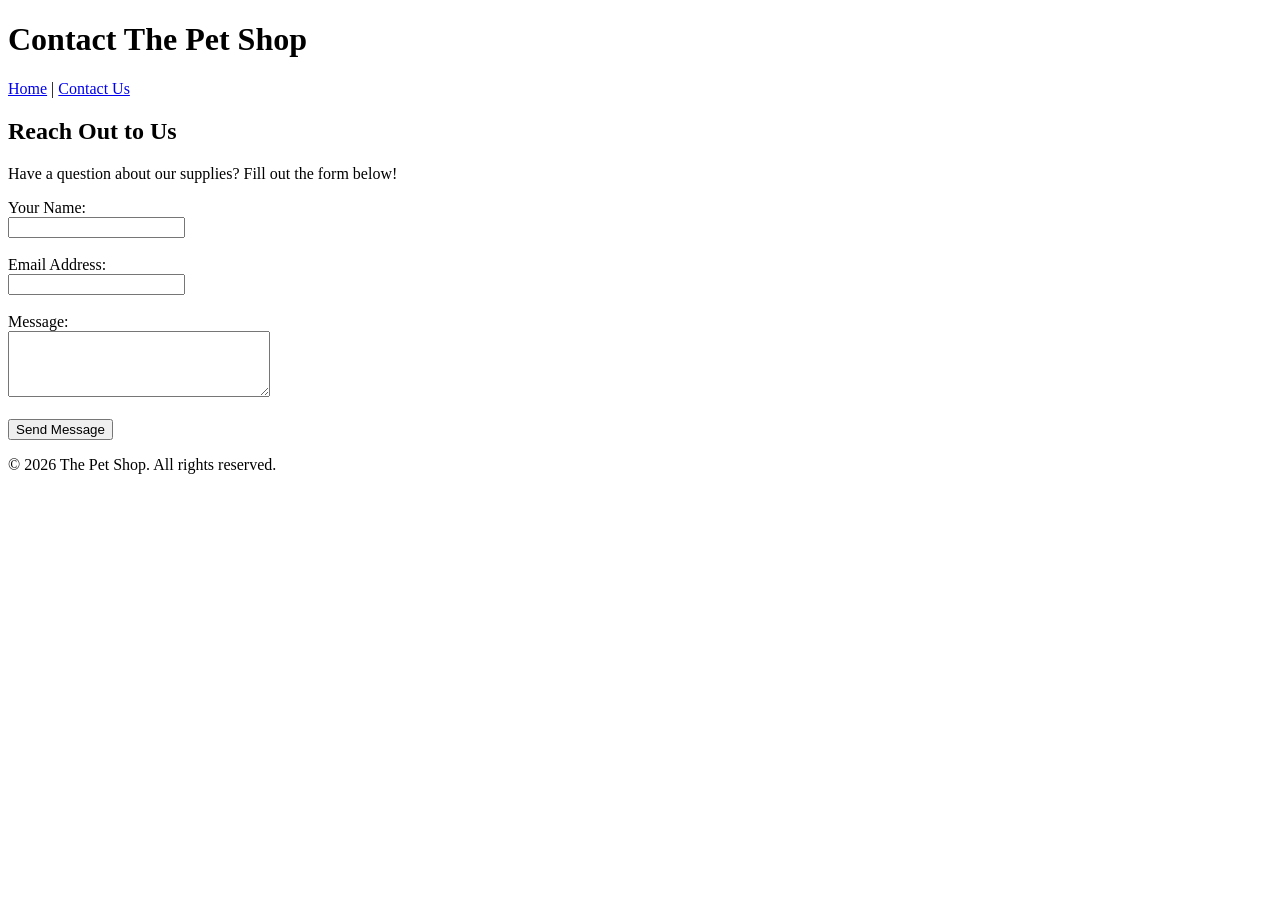
<file: The-Pet-Shop-Website/contact.html>
<!DOCTYPE html>
<html lang="en">
<head>
    <meta charset="UTF-8">
    <meta name="viewport" content="width=device-width, initial-scale=1.0">
    <!-- Meta Description (Requirement #1) -->
    <meta name="description" content="Get in touch with The Pet Shop. Contact us for inquiries about our pet products, store hours, and North York location.">
    <title>The Pet Shop - Contact Us</title>
</head>
<body>

    <header>
        <h1>Contact The Pet Shop</h1>
        <nav>
            <a href="index.html">Home</a> | 
            <a href="contact.html">Contact Us</a>
        </nav>
    </header>

    <main>
        <section>
            <h2>Reach Out to Us</h2>
            <p>Have a question about our supplies? Fill out the form below!</p>
            
            <form>
                <label for="client-name">Your Name:</label><br>
                <input type="text" id="client-name" name="client-name" required><br><br>

                <label for="client-email">Email Address:</label><br>
                <input type="email" id="client-email" name="client-email" required><br><br>

                <label for="message">Message:</label><br>
                <textarea id="message" name="message" rows="4" cols="30" required></textarea><br><br>

                <input type="submit" value="Send Message">
            </form>
        </section>
    </main>

    <footer>
        <p>&copy; 2026 The Pet Shop. All rights reserved.</p>
    </footer>

</body>
</html>
</file>
<file: Portfolio/style.css>
body {
    font-family: Arial, sans-serif;
    background-color: #f8f9fa;
    color: #333;
    margin: 0;
    padding: 0;
    line-height: 1.6;
    transition: background-color 0.3s ease, color 0.3s ease;
}

/* JavaScript Dark Mode Classes */
body.dark-mode {
    background-color: #121212;
    color: #f8f9fa;
}

body.dark-mode .project-card {
    background-color: #1e1e1e;
    color: #fff;
    border-top: 4px solid #f39c12;
    box-shadow: 0 4px 6px rgba(255,255,255,0.05);
}

body.dark-mode h2 {
    color: #f39c12;
    border-bottom: 2px solid #f39c12;
}

/* Button Styling */
.toggle-btn {
    position: absolute;
    top: 20px;
    right: 20px;
    padding: 10px 15px;
    background-color: #34495e;
    color: white;
    border: none;
    border-radius: 20px;
    cursor: pointer;
    font-weight: bold;
    transition: background-color 0.2s;
}

.toggle-btn:hover {
    background-color: #465c71;
}

header {
    background-color: #2c3e50;
    color: white;
    text-align: center;
    padding: 40px 20px;
    position: relative;
}

.container {
    max-width: 900px;
    margin: 30px auto;
    padding: 0 20px;
}

h2 {
    border-bottom: 2px solid #2c3e50;
    padding-bottom: 10px;
    color: #2c3e50;
}

.project-grid {
    display: grid;
    grid-template-columns: repeat(auto-fit, minmax(250px, 1fr));
    gap: 20px;
    margin-top: 20px;
}

.project-card {
    background: white;
    padding: 20px;
    border-radius: 8px;
    box-shadow: 0 4px 6px rgba(0,0,0,0.05);
    border-top: 4px solid #3498db;
    transition: background-color 0.3s ease;
}

.project-card h3 {
    margin-top: 0;
    color: #2980b9;
}

footer {
    text-align: center;
    padding: 20px;
    background-color: #2c3e50;
    color: white;
    margin-top: 40px;
}
</file>
<file: Simple-Recipes-main/css/style.css>
/*Import link for the Josefin Slab font from fonts.google.com*/
@import url('https://fonts.googleapis.com/css2?family=Josefin+Slab&display=swap');

/*Import link for the Sacramento font from fonts.google.com*/
@import url('https://fonts.googleapis.com/css2?family=Sacramento&display=swap');

html{
    overflow-x: hidden; /*Prevents the browser from 
    displaying a left to right scroll bar as a result 
    of negative margin values*/
    scroll-behavior: smooth; /*Creates a smooth scrolling
    effect when a bookmark link is clicked*/
}

/*NAVBAR*/
.nav-bar{
    position: sticky; /*Creates a sticky element that stays
    in the same spot in the browser screen*/
    top: 0; /*Tells the browser to stick the element at the
    top of the page based on user scrolling*/
    z-index: 9; /*Sets the stack layer of the navbar to scroll
    over all elements*/
}

ul{
    display: flex; /*Creates a flex container which will
    expand or shrink elements to fill the space available
    to them and place the elements side by side horizontally*/
    list-style-type: none; /*Removes the default styling
    for unordered list elements*/
    align-items: center;
    margin: -8px -8px 0px -8px; /*The margin order is top, 
    right, bottom, and left. The negative margins will stretch
    the background beyond the edge of the browser screen*/
    background-color: rgb(1, 128, 106);
    border-bottom: 5px solid rgb(247, 177, 188);
}

a{
    display: block; /*Displays anchor elements vertically
    on a new line, this was added so the drop down menu
    displays vertically and not horizontally on the screen*/
    font-family: 'Josefin Slab', serif;
    font-size: 25px;
    font-weight: 800;
    color: rgb(247, 177, 188);
    text-align: center;
    width: 100px;
    padding: 20px;
    text-decoration: none;
    transition: background-color 0.3s ease-in;
}

a:hover, .drop:hover a:only-of-type /*Only-of-type effects
the only child element nested within an element. This will
keep the background color blue while hovering and the text
white when we move the mouse over anchor elements in the
rollover-menu div*/ {
    background-color: rgb(149, 238, 223);
    color: white;
    box-shadow: 0px 8px 16px 0px rgba(0, 0, 0, 0.7);
    transition: background-color 0.3s ease-in;
}

.rollover-menu{
    display: none; /*Prevents the anchor links in this div
    from showing on the web browser until otherwise
    specified*/
    position: absolute; /*Absolute will position the div
    element relative to the position of its parent element*/
    background-color: white;
    box-shadow: 0px 8px 16px 0px rgba(0, 0, 0, 0.2);
}

/*Creates a trigger effect when the user hovers their mouse
over the Recipes link. The trigger will display all elements
within the rollover-menu class div element*/
.drop:hover .rollover-menu{
    display: block;
}

.rollover-menu a{
    color: rgb(0, 80, 67);
}

.rollover-menu a:hover{
    color: white;
    box-shadow: 0px 8px 16px 0px rgba(90, 90, 90,  0.2);
}

.rollover-menu a:nth-child(1){
    border-top: 5px solid rgb(238, 118, 136);
}

/*FOOTER*/

footer{
    align-items: center; /*Will align nested HTML elements
    in the center i.e. the table data and paragraph elements
    in the footer tag*/ 
    margin: 0px -8px -8px -8px; /*Stretches the footer 
    background beyond the browsers edge leaving no white
    space*/
    background-color: rgb(1, 128, 106);
    border-top: 5px solid rgb(247, 177, 188);
    bottom: 0; /*Positions the footer at the bottom of 
    the screen*/
}

table{
    width: 100%; /*Will take up the full width of the 
    browser screen*/ 
}

td{
    width: 33%; /*Each table data item takes up 1/3 of the
    space available on the screen*/
}

td p{
    font-family: 'Josefin Slab', serif; /*Font from 
    fonts.google.com*/
    font-size: 20px;
    font-weight: 600;
    text-align: center;
    color: rgb(247, 177, 188);
}

/*BODY*/

.container{
    display: inline-block;
    background-size: 100%;
    padding-top: 60px;
    padding-left: 30px;
}

/*HEADERS*/

h1{
    font-family: 'Sacramento', cursive; /*Font from
    fonts.google.com*/
    font-size: 80px;
    color: rgb(0, 80, 67);
    text-align: center;
}

h2, h3, h4{
    font-family: 'Josefin Slab', serif; /*Font from 
    fonts.google.com*/
    text-align: center;
}

h2{
    color: rgb(0, 80, 67);
    font-size: 60px;
    text-decoration: underline;
    text-decoration-color: rgb(247, 177, 188);
}

h3{
    font-size: 30px;
}

h4{
    font-size: 15px;
    text-decoration: underline;
    text-transform: uppercase;
}

/*PARAGRAPHS*/

p{
    font-family: 'Josefin Slab', serif; /*Font from
    fonts.google.com*/
    font-size: 20px;
    font-weight: 600;
    color: rgb(0, 80, 67);
    text-align: center;
}

/*IMAGES*/

/*Positions elements to sit side by side on the screen*/
.column{
    float: left;
    width: 48%;
    padding: 10px;
}

/*Styling for screens 1200px or smaller*/
@media screen and (max-width: 1200px){
    .column{
        width: 100%;
        padding: 0px;
        margin-left: -15px; /*Centers each column on 
        the screen*/
    }
}

/*Specifically styles the first 7 img tag elements contained
in elements with the .column class*/
.column img:nth-child(-n + 7){
    width: 500px;
    height: 350px;
    box-shadow: 0 4px 8px rgba(0, 0, 0, 0.4),
    0 6px 20px 0 rgba(0, 0, 0, 0.2);
}

.recipe-container{
    width: 500px;
    height: 350px;
    margin: 100px auto 180px; /*Shorthand value top,
    right and left, then bottom*/
    perspective: 1000px; /*Tells the browser how much
    3 dimensional space an element should take up 
    on the screen*/
}

/*Styling for mobile size screens*/
@media screen and (max-width: 600px){
    .column img:nth-child(-n + 7){
        width: 350px;
        height: 225px;
    }

    .recipe-container{
        width: 350px;
        height: 225px;
    }
}

.recipe-card-background{
    background-color: rgb(149, 238, 223);
}

/*Alternates the blue tile background on smaller screen
sizes*/
@media screen and (max-width: 1200px){
    #pork{
        background-color: rgb(255, 255, 255);
    }
    #biscuits{
        background-color: rgb(149, 238, 223);
    }
}

/*FEATURED RECIPE*/

/*Styles the featured recipe h3 tag*/
#featured-header{
    font-family: 'Sacramento', cursive; /*Font from
    fonts.google.com*/
    font-size: 60px;
    color: rgb(0, 80, 67);
}

#featured-main-text{
    text-align: justify;
    padding-top: 20px;
    margin-left: 40px;
}

/*Sets margin left to 0 because it is not needed on a 
small screen and centers the text*/
@media screen and (max-width: 1200px){
    #featured-main-text{
        margin-left: 0;
    }
}

/*Specifically styles the img tag nested within the #featured
div in the Featured Recipe section*/
@media screen and (min-width: 1600px){
    #featured img{
        width: 700px;
        height: auto; /*Automatically calculates the image
        height based on the width*/
        margin-left: -100px;
        margin-top: -20px; /*Margin left and top will
        override margin styling from the .recipe-container
        class selector*/
    }
}

/*Adjusts the position of the featured image to be centered
in its div when the width is 1599px or less*/
@media screen and (max-width: 1599px){
    #featured img{
        margin-left: 0px;
        margin-top: 40px;
    }
}

@media screen and (max-width: 600px){
    #featured .recipe-card-background{
        height: 300px;
    }
    #featured img{
        margin-top: -65px;
    }
}

#featured-button{
    display: block; /*Positions the recipe button on its
    own line from the other elements within the div*/
    margin: 60px auto 0px;
    background-color: rgb(1, 128, 106);
    border-radius: 35px;
    border: none; /*Removes default border set by the browser
    when border-radius is used*/
    font-family: 'Josefin Slab', serif; /*Font from 
    fonts.google.com*/
    font-size: 30px;
    font-weight: bold;
    padding: 15px 25px;
    color: white;
    cursor: pointer;
}

/*Specifically styles the hover effect of the recipe button
in the Featured Recipe section*/
#featured-button:hover{
    background-color: rgb(247, 177, 188);
}

/*IMAGE FLIP*/

/*Positions the flip effect, defines transition time,
and defines a 3D effect*/
.flip{
    position: relative;
    width: 100%;
    height: 100%; /*Setting the width and height to 100%
    will allow the effect to take up 100% of the
    space available*/
    text-align: center;
    transition: 0.5s ease-in-out;
    transform-style: preserve-3d; /*Treats elements as 3D
    objects instead of flat (2D) objects*/
}

.flip:hover{
    transform: rotateY(-180deg); /*Rotates an element
    from right to left*/
}

.flip-front, .flip-back{
    position: absolute;
    width: 100%;
    height: 100%;
    backface-visibility: hidden;
}

.flip-back{
    background-color: rgb(149, 238, 223);
    border: 2px solid white;
    transform: rotateY(180deg); /*Adds 180 degrees back from 
    the previously subtracted -180 degrees it moved to 
    previously so the text can be read properly*/
}

.text-container{
    padding-top: 70px;
}

@media screen and (max-width: 600px){
    .text-container{
        padding-top: 0px;
    }
}

/*RECIPE BUTTON*/

input[type="button"]{
    background-color: #fff;
    border: none;
    border-radius: 20px;
    font-family: 'Josefin Slab', serif; /*Font from 
    fonts.google.com*/
    font-weight: bold;
    font-size: 22px;
    padding: 11px 17px;
    color: rgb(1, 128, 106);
    cursor: pointer;
}

input[type="button"]:hover{
    background-color: rgb(247, 177, 188);
    color: white;
}

/*CONTACT FORM CSS*/

/*Sets up the content within the div tag containing the ID
contact to be centered on the webpage*/
#contact{
    display: block;
    margin-bottom: 70px;
}

form{
    display: table; /*This will display the form in a table
    format as rows and columns*/
    padding: 15px;
    margin-left: auto;
    margin-right: auto; /*The browser will automatically
    calculate margins to center the form  on the screen*/
}

/*This will specifically target the input tags that are
nested within the form tags*/
form input{
    font-family: 'Courier New', Courier, monospace;
    font-size: 15px;
    color: rgb(165, 165, 165);
    border: 2px solid rgb(165, 165, 165);
    border-radius: 5px;
    padding: 3px;
    margin: 10px 15px 10px 0px;
    transition: 0.3s ease-out; /*Transitions back to light
    gray when a user clicks away from an input field*/
}

form input:focus{
    border: 2px solid rgb(1, 128, 106);
    color: black;
    outline: none; /*Removes default border added when the
    focus pseudo class is triggered*/
    transition: 0.3s ease-out;
}

label{
    font-family: 'Josefin Slab', serif; /*Font from 
    fonts.google.com*/
    font-size: 20px;
    font-weight: bold;
    margin: 10px;
}

textarea{
    width: 100%;
    height: 200px;
    padding: 12px 20px;
    box-sizing: border-box;
    resize: both; /*Will allow the user to resize the text
    area both in width and height*/
    border: 3px solid rgb(165, 165, 165);
    border-radius: 5px; 
    font-family: 'Courier New', Courier, monospace;
    color: rgb(165, 165, 165);
    font-size: 15px;
    transition: 0.3s ease-out; /*Will transition back to 
    light gray*/
}

textarea:focus{
    color: black; 
    border: 3px solid rgb(1, 128, 106);
    transition: 0.3s ease-out;
    outline: none;
}

input[type="submit"]{
    background-color: rgb(1, 128, 106);
    border: none; 
    border-radius: 35px;
    font-family: 'Josefin Slab', serif; /*Font from
    fonts.google.com*/
    font-size: 20px;
    font-weight: bold;
    padding: 15px 25px;
    margin-top: 20px;
    color: #fff;
    cursor: pointer;
    float: right; /*Positions the submit button to the 
    bottom right of the form*/
}

input[type="submit"]:hover{
    background-color: rgb(247, 177, 188);
}

/*RECIPE MODAL*/

.recipe-modal{
    display: none;
    position: fixed;
    top: 0;
    left: 0;
    background-color: rgba(255, 255, 255, 0.5); /*Creates a 
    transparent background that covers the whole screen*/
    width: 100%;
    height: 100%;
}

.recipe-content{
    position: relative;
    background-color: rgb(255, 255, 255);
    top: 15vh;
    left: 27vw;
    width: 45vw;
    height: 70%;
    box-shadow: 0 2px 10px 5px rgba(0, 0, 0, 0.2);
    box-sizing: border-box;
}

.close-btn{
    color: rgb(1, 128, 106);
    font-size: 50px;
    font-weight: 600;
    cursor: pointer;
    float: right;
    padding-right: 10px;
}

.modal-header{
    padding-top: 20px;
}

.modal-body{
    padding: 20px;
}

.row{
    display: flex;
    justify-content: center;
}

.rp-column-1{
    width: 33%;
}

.rp-column-2{
    width: 67%;
}

.recipe-list{
    margin-left: -30px;
    font-family: "Josefin Slab", serif;
    font-size: 18px;
    display: block; /*This will override the flex value property
    in the ul type selector and list each item one after the 
    other*/
    border: none; /*Overrides the border property and value in the
    ul type selector*/
    background-color: transparent; /*Overrides the background
    color in the ul type selector*/
    line-height: 1.5;
    text-align: center;
}

.recipe-directions{
    padding: 0px 20px;
    font-size: 18px;
    font-weight: 500;
    text-align: left;
}
</file>
<file: Simple-Recipes-main/Adding JS to an HTML and CSS Website/css/style.css>
/*Import link for the Josefin Slab font from fonts.google.com*/
@import url("https://fonts.googleapis.com/css2?family=Josefin+Slab&display=swap");
/*Import link for the Sacramento font from fonts.google.com*/
@import url("https://fonts.googleapis.com/css2?family=Sacramento&display=swap");

html {
    overflow-x: hidden; /*Prevents the browser from displaying a right to left
     scroll bar as a result of negative margin values*/
    scroll-behavior: smooth; /*Creates a smooth scrolling effect when a bookmark link is clicked*/
}

/*NAVBAR*/

.nav-bar {
    position: sticky; /*Creates a sticky element that stays in 
    the same spot in the browser screen*/
    top: 0; /*Tells the browser to stick the element at the top 
    of the page based on user scrolling*/
    z-index: 9; /*Sets the stack layer of the navbar to scroll over all elements*/
}

ul {
    display: flex; /*Creates a flex-container which will expand or shrink elements 
    to fill the space available to them and place the elements side by side horizontally*/
    list-style-type: none; /*Removes default styling for unordered list elements*/
    align-items: center;
    margin: -8px -8px 0px -8px; /*The margin order is top, right, bottom, and left. The negative 
    margins will stretch the background beyond the edge of the browser screen*/
    background-color: rgb(1, 128, 106);
    border-bottom: 5px solid rgb(247, 177, 188);
}

a {
    font-family: "Josefin Slab", serif;
    font-size: 25px;
    font-weight: 800;
    color: rgb(247, 177, 188);
    text-align: center;
    width: 100px;
    padding: 20px; /*CHANGED MAKE SURE IT DIDNT FUCK EVERYTHING UP*/
    text-decoration: none;
    transition: background-color 0.3s ease-in;
    display: block; /*Displays anchor elements vertically on a new line, this was added so the drop 
    down menu displays vertically and not horizontally on the screen*/
}

a:hover, .drop:hover a:only-of-type /*Only-of-type effects the only child element nested within an element. 
This will keep the background color blue while hovering and the text white when we move the 
mouse over anchor elements in the rollover-menu div*/ {
    background-color: rgb(149, 238, 223);
    color: white;
    box-shadow: 0px 8px 16px 0px rgba(0, 0, 0, 0.7);
    transition: background-color 0.3s ease-in;
}

.rollover-menu {
    display: none; /*Prevents the anchor links in this div from showing on 
    the web browser until otherwise specified*/
    position: absolute; /*Absolute will position the div element relative to 
    the position of its parent element*/
    background-color: white;
    box-shadow: 0px 8px 16px 0px rgba(0, 0, 0, 0.2);
}

.drop:hover .rollover-menu {
    display: block; /*Creates a trigger effect when the user hovers their mouse over 
    the Recipes link. The trigger will display all elements within the rollover-menu 
    class div element*/
}

.rollover-menu a {
    color: rgb(0, 80, 67);
}

.rollover-menu a:hover {
    color: white;
    box-shadow: 0px 8px 16px 0px rgba(90, 90, 90, 0.2);
}

.rollover-menu a:nth-child(1) {
    border-top: 5px solid rgb(238, 118, 136);
}

/*FOOTER*/
footer {
    align-items: center; /*Will align nested HTML elements in the center i.e. the table 
    data and paragraph elements in the footer tag*/
    margin: 0px -8px -8px -8px; /*Stretches the footer background beyond the browsers edge 
    leaving no white space*/
    background-color: rgb(1, 128, 106);
    border-top: 5px solid rgb(247, 177, 188);
    bottom: 0; /*Positions the footer at bottom of the screen*/
}

table {
    width: 100%; /*Will take up the full with the browser screen*/
}

td {
    width: 33%; /*Each table data item takes up 1/3 of the space available on the screen*/
}

td p {
    font-family: "Josefin Slab", serif; /*Font from fonts.google.com*/
    font-size: 20px;
    font-weight: 600;
    text-align: center;
    color: rgb(247, 177, 188);
}

/*BODY*/

.container {
    display: inline-block;
    background-size: 100%;
    padding-top: 60px;
    padding-left: 30px;
}

/*HEADERS*/

h1 {
    font-family: "Sacramento", cursive;
    font-size: 80px;
    color: rgb(0, 80, 67);
    text-align: center;
}

h2,
h3,
h4{
    font-family: "Josefin Slab", serif; /*Font from fonts.google.com*/
    text-align: center;
}

h2 {
    color: rgb(0, 80, 67);
    font-size: 60px;
    text-decoration: underline;
    text-decoration-color: rgb(247, 177, 188);
}

h3 {
    font-size: 30px;
}

h4 {
    font-size: 15px;
    text-decoration: underline;
    text-transform: uppercase;
}

/*PARAGRAPHS*/
p {
    font-family: "Josefin Slab", serif; /*Font from fonts.google.com*/
    font-size: 20px;
    font-weight: 600;
    color: rgb(0, 80, 67);
    text-align: center;
}

/*IMAGES*/
/*Positions elements to sit side by side on the screen*/
.column {
    float: left;
    width: 48%;
    padding: 10px;
}

@media screen and (max-width: 1200px) {
    .column {
        width: 100%;
        padding: 0px;
        margin-left: -13px; /*Centers each column on the screen*/
    }
}

/*Specifically styles the first 7 img tag elements contained in 
div elements with the .column*/
.column img:nth-child(-n + 7) {
    width: 500px;
    height: 350px;
    box-shadow: 0 4px 8px rgba(0, 0, 0, 0.4), 0 6px 20px 0 rgba(0, 0, 0, 0.2);
}

.recipe-container {
    width: 500px;
    height: 350px;
    margin: 100px auto 180px; /*Shorthand value top, right and left, then bottom*/
    perspective: 1000px; /*Tells the browser how much 3 dimensional space an 
    element should take up on the screen*/
}

/*Mobile size screens*/
@media screen and (max-width: 600px) {
    /*#recipes.column {
        height: 500px;
    }*/
    .column img:nth-child(-n + 7) {
        width: 350px;
        height: 225px;
    }

    .recipe-container {
        width: 350px;
        height: 225px;
    }
}

.recipe-card-background {
    background-color: rgb(149, 238, 223);
}

/*Alternates the blue tile background on smaller screen sizes*/
@media only screen and (max-width: 1200px) {
    #pork {
        background-color: rgb(255, 255, 255);
    }

    #biscuits {
        background-color: rgb(149, 238, 223);
    }
}

/*FEATURED RECIPE*/

/*Styles the featured recipe h3 tag*/
#featured-header {
    font-family: "Sacramento", cursive; /*Font from fonts.google.com*/
    font-size: 60px;
    color: rgb(0, 80, 67);
}

#featured-main-text {
    text-align: justify;
    padding-top: 20px;
    margin-left: 40px;
}

/*Sets margin left to 0 because it is not needed on a 
small screen and centers the text*/
@media screen and (max-width: 1200px) {
    #featured-main-text {
        margin-left: 0;
    }
}

/*Specifically styles the img tag nested within the div elements of #featured
and .recipe-container in the Featured Recipe section*/
@media screen and (min-width: 1500px) {
    #featured .column img {
        width: 700px;
        height: auto; /*Automatically calculates the image height based on the width input*/
        margin-left: -100px;
        margin-top: -20px; /*Margin left and top will override previous margin 
    styling from the .recipe-container class selector*/
    }
}

/*Adjusts the position of the featured image to be centered on the screen when the width is 1499px or less*/
@media screen and (max-width: 1499px) {
    #featured .column img {
        margin-left: 0px;
        margin-top: 40px;
    }
}

@media only screen and (max-width: 600px) {
    #featured .recipe-card-background {
        height: 300px;
    }
    #featured .column img {
        margin-top: -65px;
    }
}
#featured-button {
    display: block; /*Positions the recipe button on its own line from the other elements within the div*/
    margin: 60px auto 0px;
    background-color: rgb(1, 128, 106);
    border-radius: 35px;
    border: none; /*Removes default border set by the browser when border-radius is used*/
    font-family: "Josefin Slab", serif; /*Font from fonts.google.com*/
    font-size: 30px;
    font-weight: bold;
    padding: 15px 25px;
    color: white;
    cursor: pointer;
}

/*Specifically styles the hover effect of the recipe button in the
Featured Recipe section*/
#featured-button:hover {
    background-color: rgb(247, 177, 188);
}

/*IMAGE FLIP*/

/*Positions the flip effect, defines transition time, and defines a 3D effect*/
.flip {
    position: relative;
    width: 100%;
    height: 100%; /* Setting the width and height values to 100% will allow the effect
     to take up 100% of the space available */
    text-align: center;
    transition: 0.5s ease-in-out;
    transform-style: preserve-3d; /*Treats elements as 3D objects instead of flat (2D) objects*/
}

.flip:hover {
    transform: rotateY(-180deg); /*Rotates an element from right to left*/
}

.flip-front,
.flip-back {
    position: absolute;
    width: 100%;
    height: 100%;
    backface-visibility: hidden;
}

.flip-back {
    background-color: rgb(149, 238, 223);
    border: 2px solid white;
    transform: rotateY(
        180deg
    ); /*Subtracts another 180 degrees from the 
    -180 degrees it moved to previously so the text can be read properly*/
}

.text-container {
    padding-top: 70px;
}


@media only screen and (max-width: 600px) {
    .text-container {
        padding-top: 0px;
    }
}



/*RECIPE BUTTON*/
input[type="button"] {
    background-color: #fff;
    border: none;
    border-radius: 20px;
    font-family: "Josefin Slab", serif;
    font-weight: bold;
    font-size: 22px;
    padding: 11px 17px;
    color: rgb(1, 128, 106);
    cursor: pointer;
}

input[type="button"]:hover {
    background-color: rgb(247, 177, 188);
    color: white;
}

/*CONTACT FORM CSS*/
#contact {
    display: block;
    margin-bottom: 70px;
}

form {
    display: table; /*This will display the form in table format as rows and columns*/
    padding: 15px;
    margin-left: auto;
    margin-right: auto; /*Browser will automatically calculate margins to center the form on the screen*/
}

/*This will specifically target the input tags that are nested within the form tags*/
form input {
    font-family: "Courier New", Courier, monospace;
    font-size: 15px;
    color: rgb(165, 165, 165);
    border: 2px solid rgb(165, 165, 165);
    border-radius: 5px;
    padding: 3px;
    margin: 10px 15px 10px 0px;
    transition: 0.3 ease-out; /*Transition back to light gray when a user clicks away from an input field*/
}

form input:focus {
    border: 2px solid rgb(1, 128, 106);
    color: black;
    outline: none; /*Removes extra default border added when focus is triggered on click*/
    transition: 0.3s ease-out;
}

label {
    font-family: "Josefin Slab", serif; /*Font from fonts.google.com*/
    font-size: 20px;
    font-weight: bold;
    margin: 10px;
}

textarea {
    width: 100%;
    height: 200px;
    padding: 12px 20px;
    box-sizing: border-box;
    resize: both; /*Will allow the user to resize the text area both in width and height*/
    border: 3px solid rgb(165, 165, 165);
    border-radius: 5px;
    font-family: "Courier New", Courier, monospace;
    color: rgb(165, 165, 165);
    font-size: 15px;
    transition: 0.3s ease-out; /*Will transition back to light grey*/
}

textarea:focus {
    color: black;
    border: 3px solid rgb(1, 128, 106);
    transition: 0.3s ease-out;
    outline: none;
}

input[type="submit"] {
    background-color: rgb(1, 128, 106);
    border: none;
    border-radius: 35px;
    font-family: "Josefin Slab", serif;
    font-size: 20px;
    font-weight: bold;
    padding: 15px 25px;
    margin-top: 20px;
    color: #fff;
    cursor: pointer;
    float: right; /*Positions the submit button to the bottom right of the form*/
}

input[type="submit"]:hover {
    background-color: rgb(247, 177, 188);
}

/*RECIPE MODAL*/

.recipe-modal {
    display: none;
    position: fixed;
    top: 0;
    left: 0;
    background-color: rgba(255, 255, 255, 0.5);
    width: 100%;
    height: 100%;
}

.recipe-content{
    position: relative;
    background-color: rgb(255, 255, 255);
    top: 15vh;
    left: 27vw;
    width: 45vw;
    height: 70%;
    box-shadow: 0 2px 10px 5px rgba(0, 0, 0, 0.2);
    box-sizing: border-box;
}

.modal-header{
    padding-top: 20px;
}

.row{
    display: flex;
    justify-content: center;
}

.rp-column-1{
    width: 33%
}

.rp-column-2{
    width: 67%
}

.modal-body{
    padding: 20px;
}

ul.recipe-list{
    margin-left: -30px;
    font-family: "Josefin Slab", serif;
    font-size: 18px;
    display: block;
    border: none;
    background-color: transparent;
    line-height: 1.5;
    text-align: center;
}

.recipe-directions{
    padding: 0px 20px;
    font-size: 18px;
    font-weight: 500;
    text-align: left;
}

.close-btn{
    color:rgb(1, 128, 106);
    font-size: 50px;
    font-weight: 600;
    cursor: pointer;
    float: right;
    padding-right: 10px;
}
</file>
